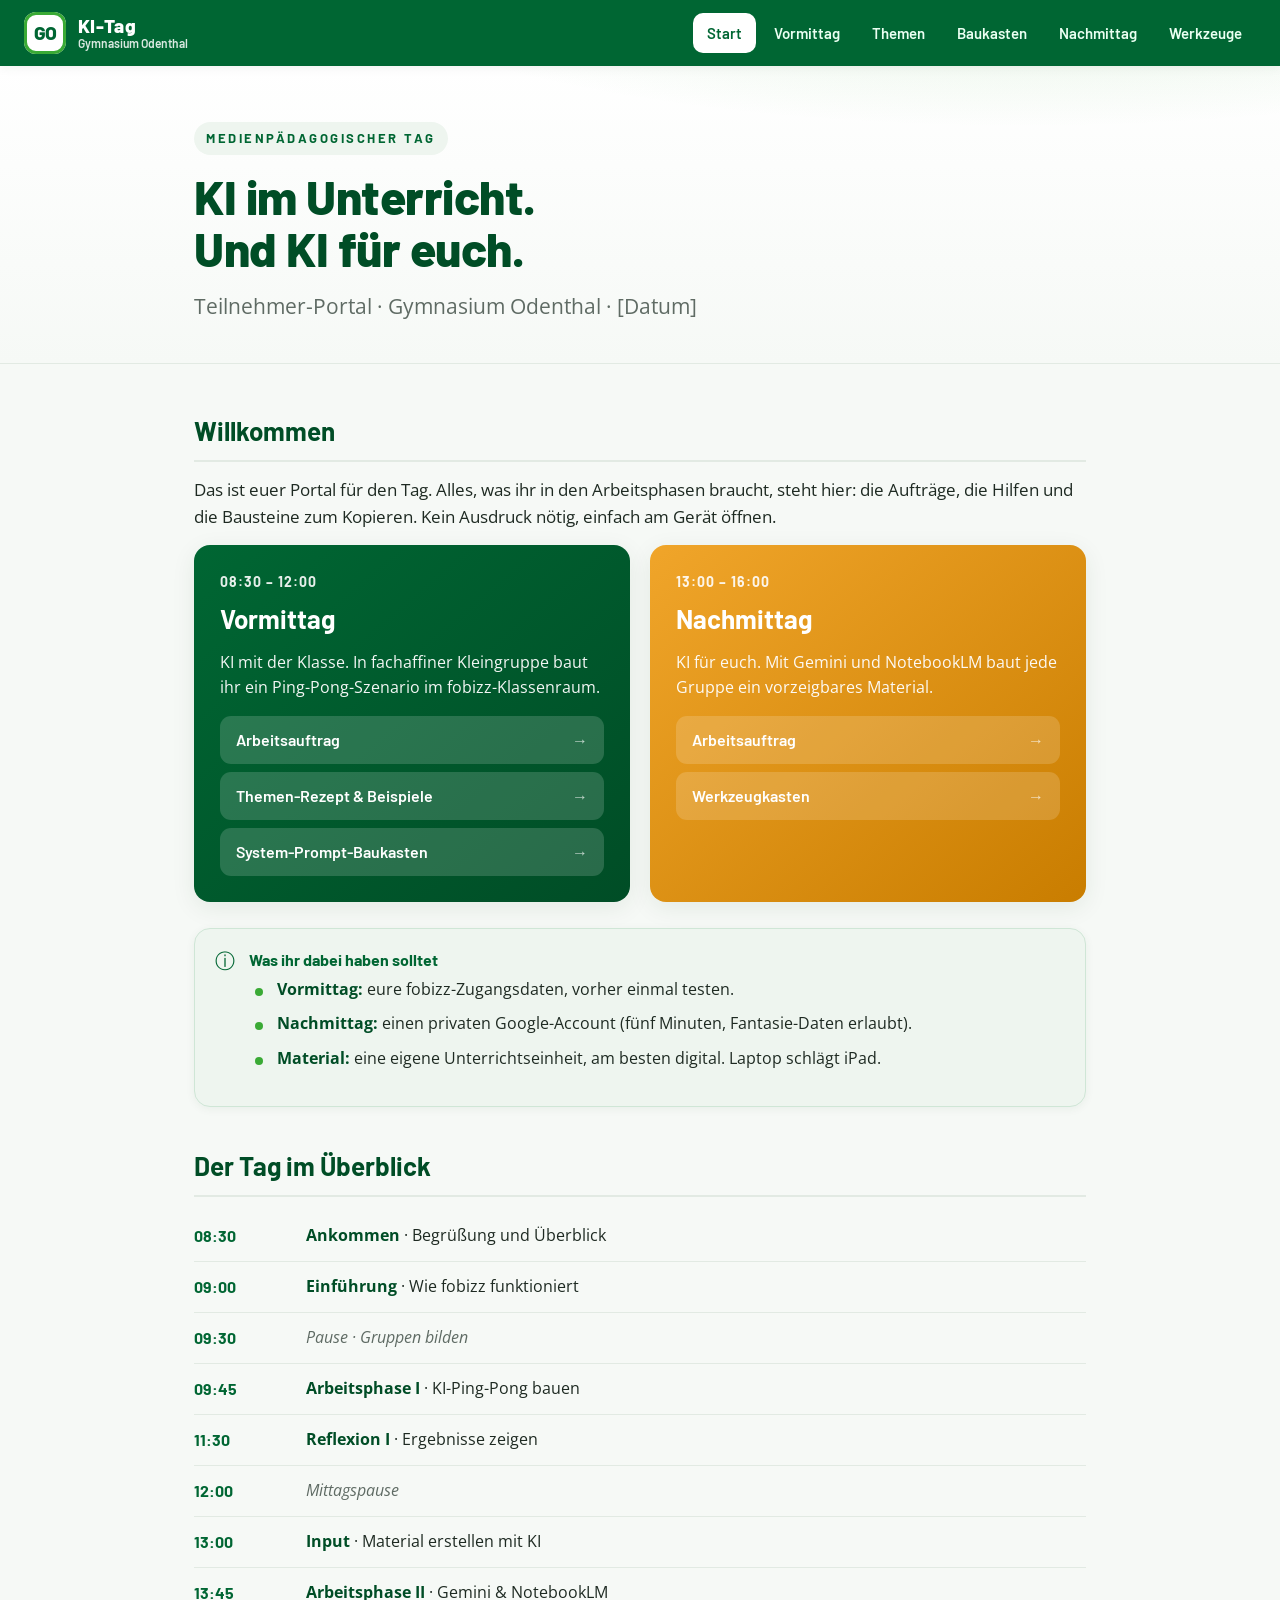
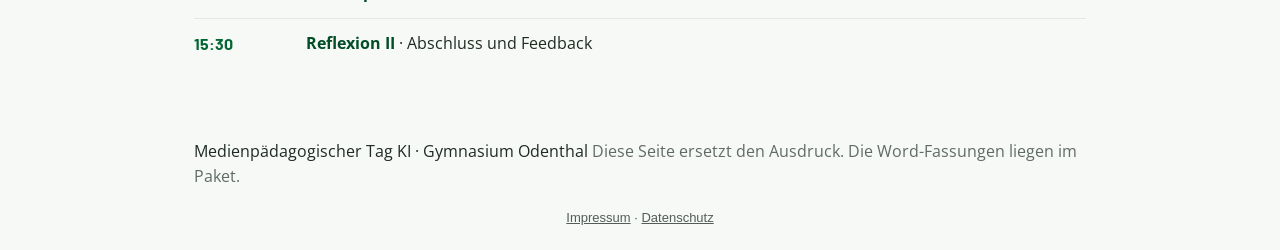
<file: index.html>
<!DOCTYPE html>
<html lang="de">
<head>
<meta charset="UTF-8">
<meta name="viewport" content="width=device-width, initial-scale=1.0">
<title>KI im Unterricht. Und KI für euch. · KI-Tag GO</title>
<link rel="preconnect" href="https://fonts.googleapis.com">
<link rel="preconnect" href="https://fonts.gstatic.com" crossorigin>
<link href="https://fonts.googleapis.com/css2?family=Barlow:wght@500;600;700;800&family=Open+Sans:wght@400;600;700&display=swap" rel="stylesheet">
<link rel="stylesheet" href="style.css">
</head>
<body class="">
<header class="topbar">
  <a class='brand' href='/'>
    <span class="mark">GO</span>
    <span class="brandtext"><b>KI-Tag</b><small>Gymnasium Odenthal</small></span>
  </a>
  <button class="burger" aria-label="Menü" data-burger><span></span><span></span><span></span></button>
  <nav class="mainnav" data-nav><a class='active' href='/'>Start</a><a class href='/vormittag-auftrag'>Vormittag</a><a class href='/vormittag-themen'>Themen</a><a class href='/vormittag-baukasten'>Baukasten</a><a class href='/nachmittag-auftrag'>Nachmittag</a><a class href='/nachmittag-werkzeugkasten'>Werkzeuge</a></nav>
</header>

<main>
  <section class="hero">
    <div class="wrap">
      <div class="kicker">Medienpädagogischer Tag</div>
      <h1>KI im Unterricht. Und KI für euch.</h1>
      <p class="lead">Teilnehmer-Portal · Gymnasium Odenthal · [Datum]</p>
    </div>
  </section>
  <div class="wrap content">
    
<h2>Willkommen</h2>
<p>Das ist euer Portal für den Tag. Alles, was ihr in den Arbeitsphasen braucht, steht hier: die Aufträge,
die Hilfen und die Bausteine zum Kopieren. Kein Ausdruck nötig, einfach am Gerät öffnen.</p>
<div class="overview">
  <div class="phasebox vm">
    <div class="ph-time">08:30 – 12:00</div>
    <h2>Vormittag</h2>
    <p>KI mit der Klasse. In fachaffiner Kleingruppe baut ihr ein Ping-Pong-Szenario im fobizz-Klassenraum.</p>
    <div class="links">
      <a href='/vormittag-auftrag'>Arbeitsauftrag <span>→</span></a>
      <a href='/vormittag-themen'>Themen-Rezept &amp; Beispiele <span>→</span></a>
      <a href='/vormittag-baukasten'>System-Prompt-Baukasten <span>→</span></a>
    </div>
  </div>
  <div class="phasebox nm">
    <div class="ph-time">13:00 – 16:00</div>
    <h2>Nachmittag</h2>
    <p>KI für euch. Mit Gemini und NotebookLM baut jede Gruppe ein vorzeigbares Material.</p>
    <div class="links">
      <a href='/nachmittag-auftrag'>Arbeitsauftrag <span>→</span></a>
      <a href='/nachmittag-werkzeugkasten'>Werkzeugkasten <span>→</span></a>
    </div>
  </div>
</div>
<div class="callout info">
      <div class="callout-icon">ⓘ</div>
      <div class="callout-body"><h4>Was ihr dabei haben solltet</h4><ul><li><b>Vormittag:</b> eure fobizz-Zugangsdaten, vorher einmal testen.</li><li><b>Nachmittag:</b> einen privaten Google-Account (fünf Minuten, Fantasie-Daten erlaubt).</li><li><b>Material:</b> eine eigene Unterrichtseinheit, am besten digital. Laptop schlägt iPad.</li></ul></div>
    </div>
<h2>Der Tag im Überblick</h2>
<div class="timeline"><div class="tl-row "><div class="tl-time">08:30</div><div class="tl-what"><b>Ankommen</b> · Begrüßung und Überblick</div></div><div class="tl-row "><div class="tl-time">09:00</div><div class="tl-what"><b>Einführung</b> · Wie fobizz funktioniert</div></div><div class="tl-row brk"><div class="tl-time">09:30</div><div class="tl-what">Pause · Gruppen bilden</div></div><div class="tl-row "><div class="tl-time">09:45</div><div class="tl-what"><b>Arbeitsphase I</b> · KI-Ping-Pong bauen</div></div><div class="tl-row "><div class="tl-time">11:30</div><div class="tl-what"><b>Reflexion I</b> · Ergebnisse zeigen</div></div><div class="tl-row brk"><div class="tl-time">12:00</div><div class="tl-what">Mittagspause</div></div><div class="tl-row "><div class="tl-time">13:00</div><div class="tl-what"><b>Input</b> · Material erstellen mit KI</div></div><div class="tl-row "><div class="tl-time">13:45</div><div class="tl-what"><b>Arbeitsphase II</b> · Gemini &amp; NotebookLM</div></div><div class="tl-row "><div class="tl-time">15:30</div><div class="tl-what"><b>Reflexion II</b> · Abschluss und Feedback</div></div></div>

  </div>
</main>

<footer>
  <div class="wrap">
    <span>Medienpädagogischer Tag KI · Gymnasium Odenthal</span>
    <span class="muted">Diese Seite ersetzt den Ausdruck. Die Word-Fassungen liegen im Paket.</span>
  </div>
</footer>
<script src="app.js"></script>
<!-- rechtliches --><style>.erik-recht{font:13px/1.5 -apple-system,BlinkMacSystemFont,"Segoe UI",Roboto,sans-serif;text-align:center;padding:18px 12px 22px;opacity:.75}.erik-recht a{color:inherit}@media print{.erik-recht{display:none}}</style><footer class="erik-recht"><a href="https://dm-pkg.de/impressum.html">Impressum</a> · <a href="https://dm-pkg.de/datenschutz.html">Datenschutz</a></footer><!-- /rechtliches --></body>
</html>
</file>
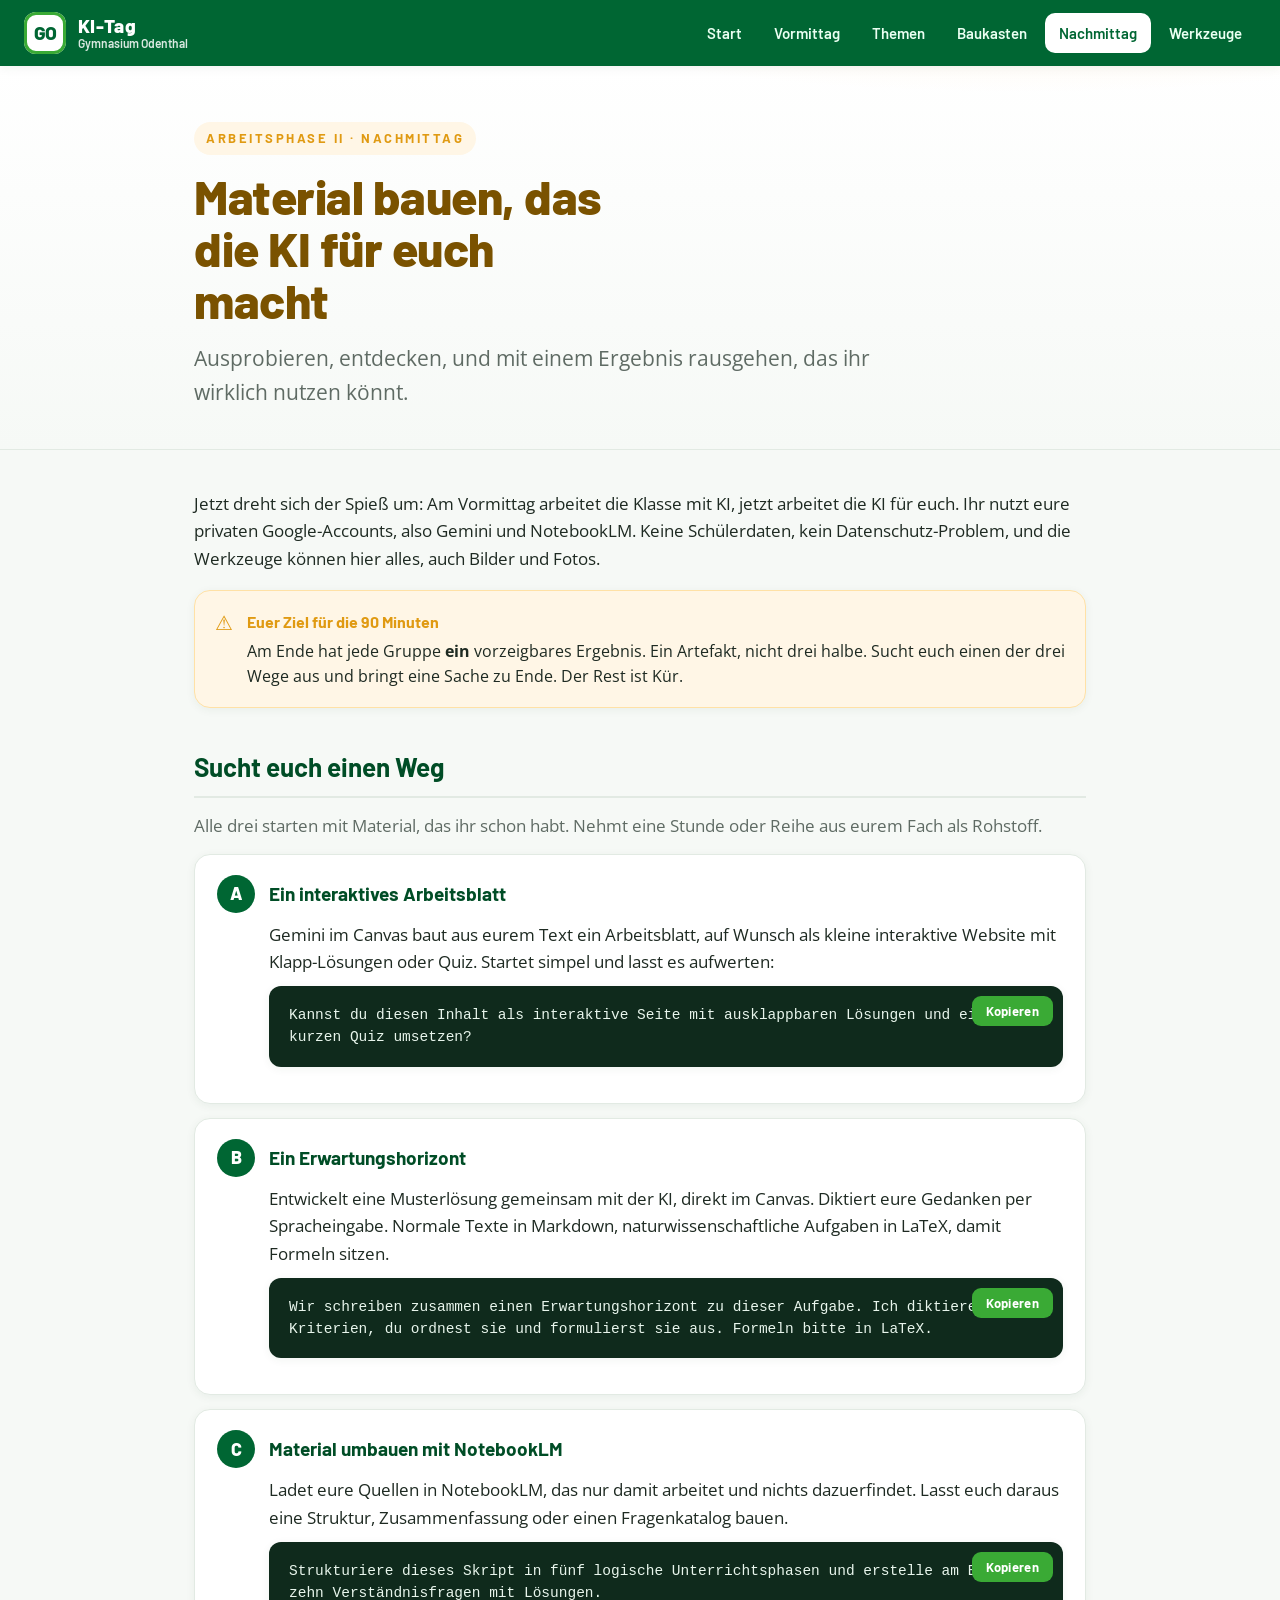
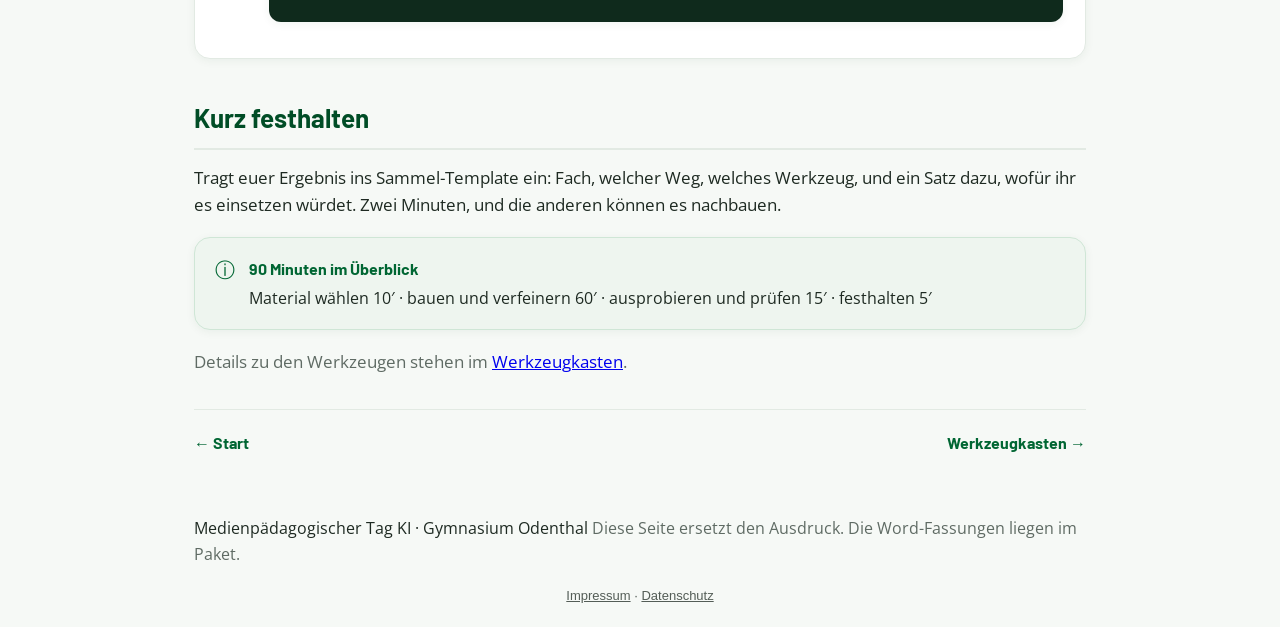
<file: nachmittag-auftrag.html>
<!DOCTYPE html>
<html lang="de">
<head>
<meta charset="UTF-8">
<meta name="viewport" content="width=device-width, initial-scale=1.0">
<title>Material bauen, das die KI für euch macht · KI-Tag GO</title>
<link rel="preconnect" href="https://fonts.googleapis.com">
<link rel="preconnect" href="https://fonts.gstatic.com" crossorigin>
<link href="https://fonts.googleapis.com/css2?family=Barlow:wght@500;600;700;800&family=Open+Sans:wght@400;600;700&display=swap" rel="stylesheet">
<link rel="stylesheet" href="style.css">
</head>
<body class=" phase-nachmittag">
<header class="topbar">
  <a class='brand' href='/'>
    <span class="mark">GO</span>
    <span class="brandtext"><b>KI-Tag</b><small>Gymnasium Odenthal</small></span>
  </a>
  <button class="burger" aria-label="Menü" data-burger><span></span><span></span><span></span></button>
  <nav class="mainnav" data-nav><a class href='/'>Start</a><a class href='/vormittag-auftrag'>Vormittag</a><a class href='/vormittag-themen'>Themen</a><a class href='/vormittag-baukasten'>Baukasten</a><a class='active' href='/nachmittag-auftrag'>Nachmittag</a><a class href='/nachmittag-werkzeugkasten'>Werkzeuge</a></nav>
</header>

<main>
  <section class="hero">
    <div class="wrap">
      <div class="kicker">Arbeitsphase II · Nachmittag</div>
      <h1>Material bauen, das die KI für euch macht</h1>
      <p class="lead">Ausprobieren, entdecken, und mit einem Ergebnis rausgehen, das ihr wirklich nutzen könnt.</p>
    </div>
  </section>
  <div class="wrap content">
    
<p>Jetzt dreht sich der Spieß um: Am Vormittag arbeitet die Klasse mit KI, jetzt arbeitet die KI für euch. Ihr nutzt
eure privaten Google-Accounts, also Gemini und NotebookLM. Keine Schülerdaten, kein Datenschutz-Problem, und die
Werkzeuge können hier alles, auch Bilder und Fotos.</p>

<div class="callout warn">
      <div class="callout-icon">⚠</div>
      <div class="callout-body"><h4>Euer Ziel für die 90 Minuten</h4><p>Am Ende hat jede Gruppe <b>ein</b> vorzeigbares Ergebnis. Ein Artefakt, nicht drei halbe. Sucht euch einen der drei Wege aus und bringt eine Sache zu Ende. Der Rest ist Kür.</p></div>
    </div>

<h2>Sucht euch einen Weg</h2>
<p class="muted">Alle drei starten mit Material, das ihr schon habt. Nehmt eine Stunde oder Reihe aus eurem Fach als Rohstoff.</p>

<ol class="steps">
<li>
          <div class="step-head"><span class="step-num">A</span>
            <h3>Ein interaktives Arbeitsblatt</h3></div>
          <div class="step-body"><p>Gemini im Canvas baut aus eurem Text ein Arbeitsblatt, auf Wunsch als kleine interaktive Website mit Klapp-Lösungen oder Quiz. Startet simpel und lasst es aufwerten:</p><div class="codewrap">
      <button class="copybtn" type="button" data-copy>Kopieren</button>
      <pre><code>Kannst du diesen Inhalt als interaktive Seite mit ausklappbaren Lösungen und einem kurzen Quiz umsetzen?</code></pre>
    </div></div>
        </li>
<li>
          <div class="step-head"><span class="step-num">B</span>
            <h3>Ein Erwartungshorizont</h3></div>
          <div class="step-body"><p>Entwickelt eine Musterlösung gemeinsam mit der KI, direkt im Canvas. Diktiert eure Gedanken per Spracheingabe. Normale Texte in Markdown, naturwissenschaftliche Aufgaben in LaTeX, damit Formeln sitzen.</p><div class="codewrap">
      <button class="copybtn" type="button" data-copy>Kopieren</button>
      <pre><code>Wir schreiben zusammen einen Erwartungshorizont zu dieser Aufgabe. Ich diktiere die Kriterien, du ordnest sie und formulierst sie aus. Formeln bitte in LaTeX.</code></pre>
    </div></div>
        </li>
<li>
          <div class="step-head"><span class="step-num">C</span>
            <h3>Material umbauen mit NotebookLM</h3></div>
          <div class="step-body"><p>Ladet eure Quellen in NotebookLM, das nur damit arbeitet und nichts dazuerfindet. Lasst euch daraus eine Struktur, Zusammenfassung oder einen Fragenkatalog bauen.</p><div class="codewrap">
      <button class="copybtn" type="button" data-copy>Kopieren</button>
      <pre><code>Strukturiere dieses Skript in fünf logische Unterrichtsphasen und erstelle am Ende zehn Verständnisfragen mit Lösungen.</code></pre>
    </div></div>
        </li>
</ol>

<h2>Kurz festhalten</h2>
<p>Tragt euer Ergebnis ins Sammel-Template ein: Fach, welcher Weg, welches Werkzeug, und ein Satz dazu, wofür ihr
es einsetzen würdet. Zwei Minuten, und die anderen können es nachbauen.</p>

<div class="callout info">
      <div class="callout-icon">ⓘ</div>
      <div class="callout-body"><h4>90 Minuten im Überblick</h4><p>Material wählen 10′ · bauen und verfeinern 60′ · ausprobieren und prüfen 15′ · festhalten 5′</p></div>
    </div>
<p class="muted">Details zu den Werkzeugen stehen im <a href='/nachmittag-werkzeugkasten'>Werkzeugkasten</a>.</p>

<div class="nextrow"><a href='/'>← Start</a><a href='/nachmittag-werkzeugkasten'>Werkzeugkasten →</a></div>

  </div>
</main>

<footer>
  <div class="wrap">
    <span>Medienpädagogischer Tag KI · Gymnasium Odenthal</span>
    <span class="muted">Diese Seite ersetzt den Ausdruck. Die Word-Fassungen liegen im Paket.</span>
  </div>
</footer>
<script src="app.js"></script>
<!-- rechtliches --><style>.erik-recht{font:13px/1.5 -apple-system,BlinkMacSystemFont,"Segoe UI",Roboto,sans-serif;text-align:center;padding:18px 12px 22px;opacity:.75}.erik-recht a{color:inherit}@media print{.erik-recht{display:none}}</style><footer class="erik-recht"><a href="https://dm-pkg.de/impressum.html">Impressum</a> · <a href="https://dm-pkg.de/datenschutz.html">Datenschutz</a></footer><!-- /rechtliches --></body>
</html>
</file>
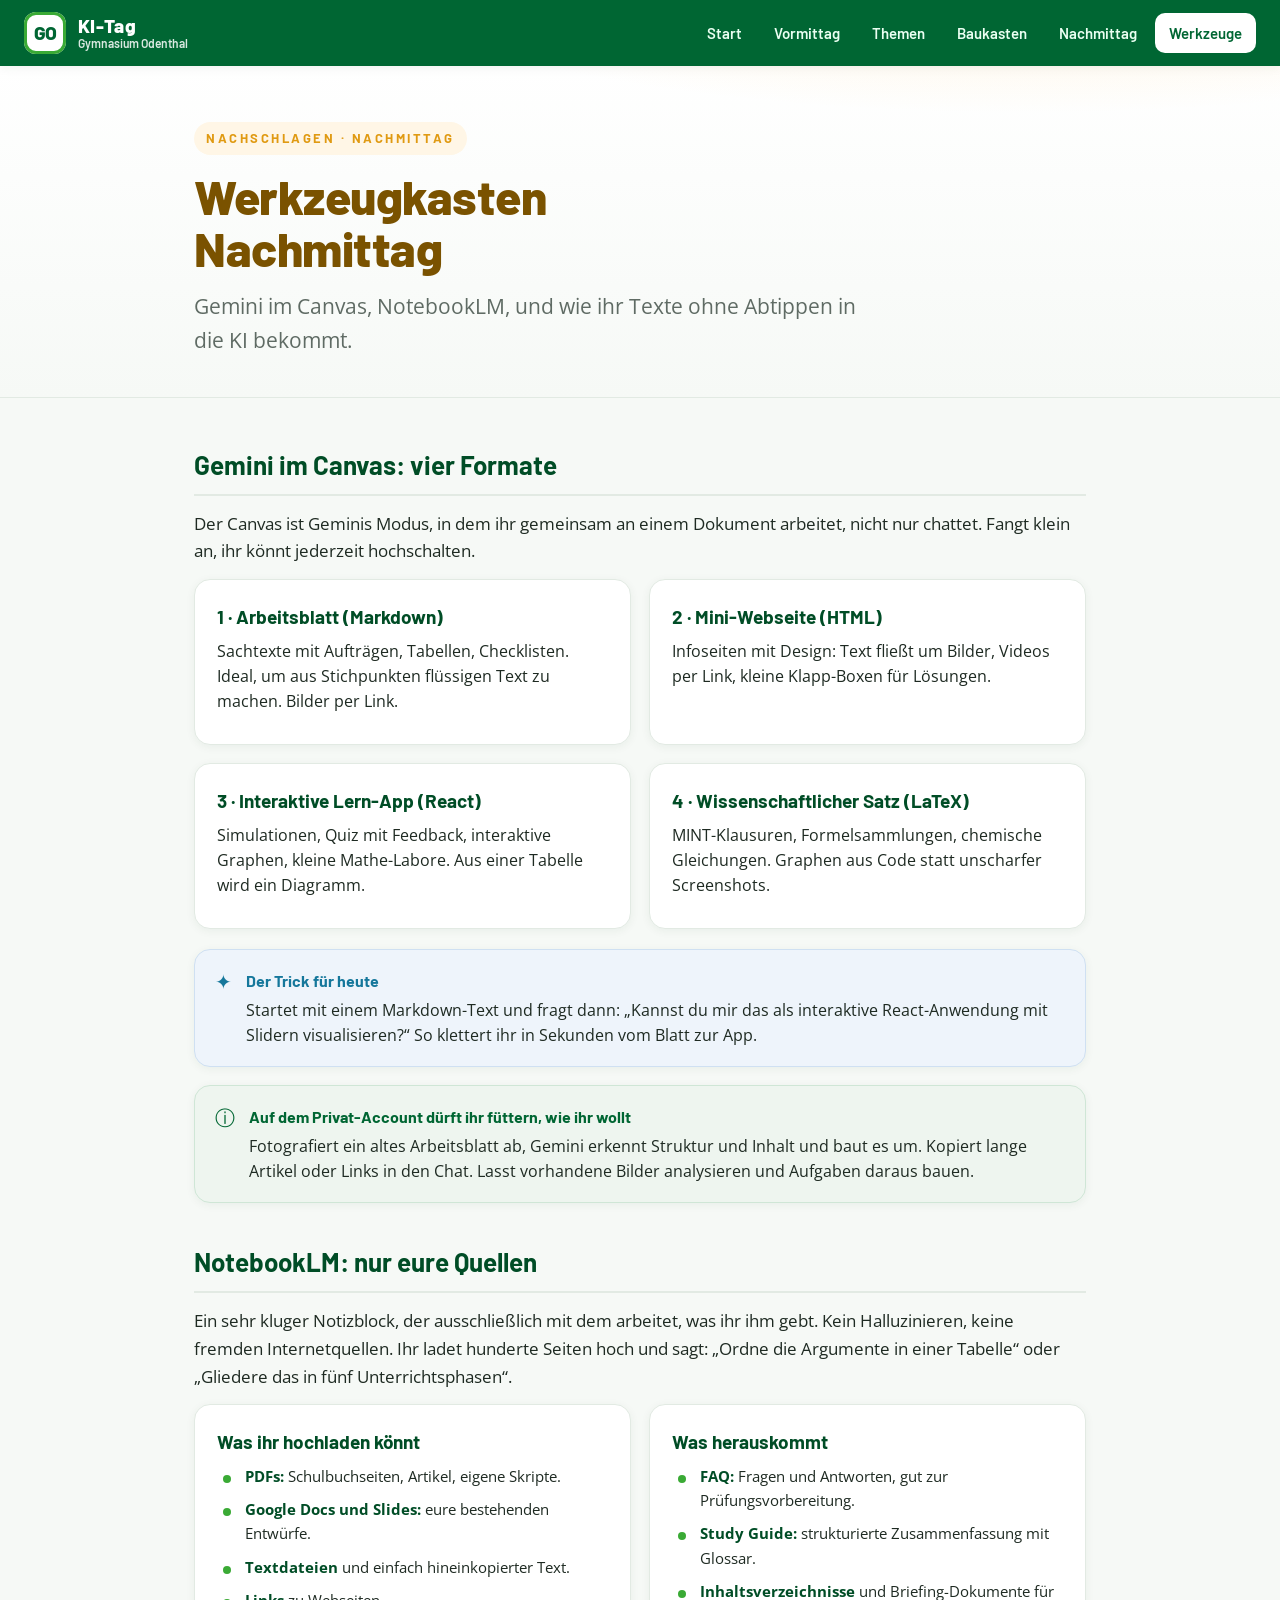
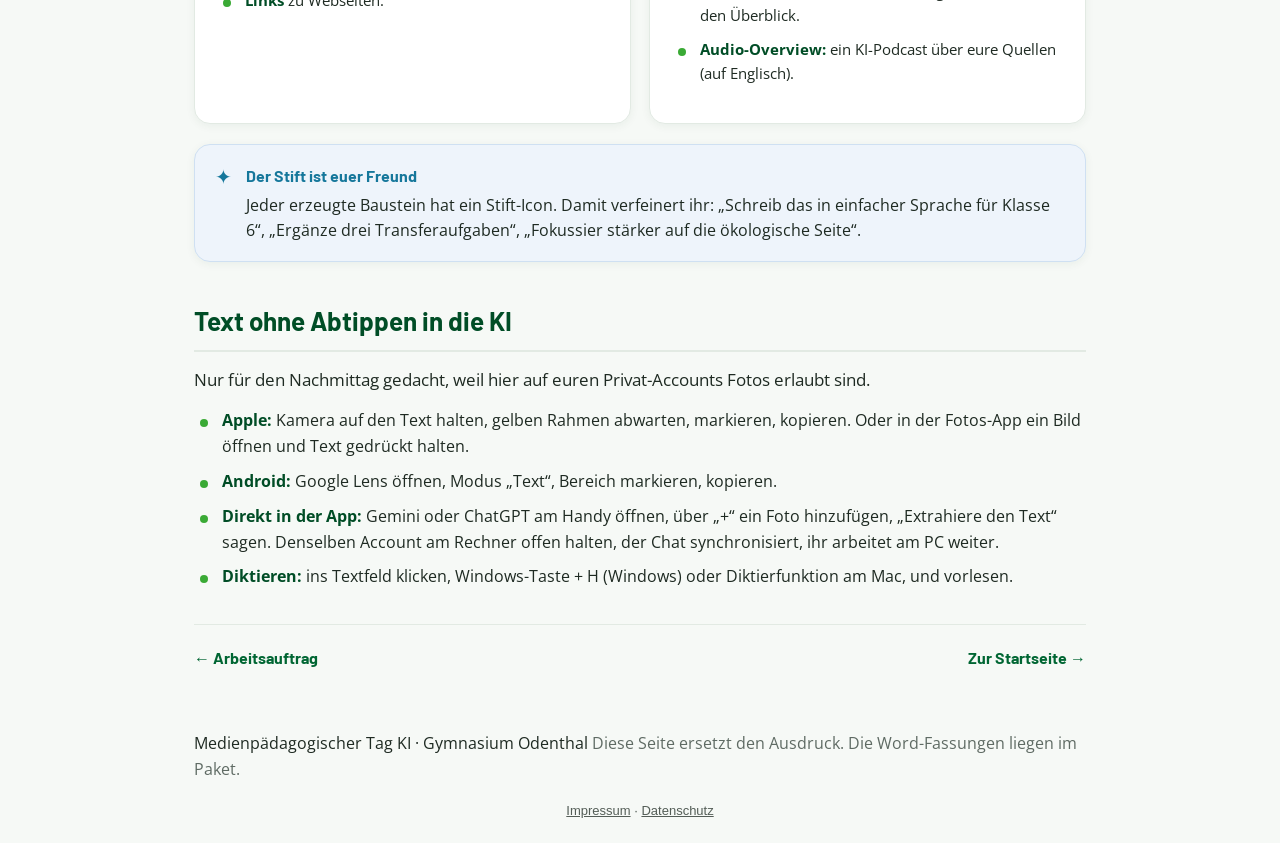
<file: nachmittag-werkzeugkasten.html>
<!DOCTYPE html>
<html lang="de">
<head>
<meta charset="UTF-8">
<meta name="viewport" content="width=device-width, initial-scale=1.0">
<title>Werkzeugkasten Nachmittag · KI-Tag GO</title>
<link rel="preconnect" href="https://fonts.googleapis.com">
<link rel="preconnect" href="https://fonts.gstatic.com" crossorigin>
<link href="https://fonts.googleapis.com/css2?family=Barlow:wght@500;600;700;800&family=Open+Sans:wght@400;600;700&display=swap" rel="stylesheet">
<link rel="stylesheet" href="style.css">
</head>
<body class=" phase-nachmittag">
<header class="topbar">
  <a class='brand' href='/'>
    <span class="mark">GO</span>
    <span class="brandtext"><b>KI-Tag</b><small>Gymnasium Odenthal</small></span>
  </a>
  <button class="burger" aria-label="Menü" data-burger><span></span><span></span><span></span></button>
  <nav class="mainnav" data-nav><a class href='/'>Start</a><a class href='/vormittag-auftrag'>Vormittag</a><a class href='/vormittag-themen'>Themen</a><a class href='/vormittag-baukasten'>Baukasten</a><a class href='/nachmittag-auftrag'>Nachmittag</a><a class='active' href='/nachmittag-werkzeugkasten'>Werkzeuge</a></nav>
</header>

<main>
  <section class="hero">
    <div class="wrap">
      <div class="kicker">Nachschlagen · Nachmittag</div>
      <h1>Werkzeugkasten Nachmittag</h1>
      <p class="lead">Gemini im Canvas, NotebookLM, und wie ihr Texte ohne Abtippen in die KI bekommt.</p>
    </div>
  </section>
  <div class="wrap content">
    
<h2>Gemini im Canvas: vier Formate</h2>
<p>Der Canvas ist Geminis Modus, in dem ihr gemeinsam an einem Dokument arbeitet, nicht nur chattet. Fangt klein
an, ihr könnt jederzeit hochschalten.</p>
<div class="grid cols-2"><div class="card"><h3>1 · Arbeitsblatt (Markdown)</h3><div><p>Sachtexte mit Aufträgen, Tabellen, Checklisten. Ideal, um aus Stichpunkten flüssigen Text zu machen. Bilder per Link.</p></div></div><div class="card"><h3>2 · Mini-Webseite (HTML)</h3><div><p>Infoseiten mit Design: Text fließt um Bilder, Videos per Link, kleine Klapp-Boxen für Lösungen.</p></div></div><div class="card"><h3>3 · Interaktive Lern-App (React)</h3><div><p>Simulationen, Quiz mit Feedback, interaktive Graphen, kleine Mathe-Labore. Aus einer Tabelle wird ein Diagramm.</p></div></div><div class="card"><h3>4 · Wissenschaftlicher Satz (LaTeX)</h3><div><p>MINT-Klausuren, Formelsammlungen, chemische Gleichungen. Graphen aus Code statt unscharfer Screenshots.</p></div></div></div>
<div class="callout tip">
      <div class="callout-icon">✦</div>
      <div class="callout-body"><h4>Der Trick für heute</h4><p>Startet mit einem Markdown-Text und fragt dann: „Kannst du mir das als interaktive React-Anwendung mit Slidern visualisieren?“ So klettert ihr in Sekunden vom Blatt zur App.</p></div>
    </div>
<div class="callout info">
      <div class="callout-icon">ⓘ</div>
      <div class="callout-body"><h4>Auf dem Privat-Account dürft ihr füttern, wie ihr wollt</h4><p>Fotografiert ein altes Arbeitsblatt ab, Gemini erkennt Struktur und Inhalt und baut es um. Kopiert lange Artikel oder Links in den Chat. Lasst vorhandene Bilder analysieren und Aufgaben daraus bauen.</p></div>
    </div>

<h2>NotebookLM: nur eure Quellen</h2>
<p>Ein sehr kluger Notizblock, der ausschließlich mit dem arbeitet, was ihr ihm gebt. Kein Halluzinieren, keine
fremden Internetquellen. Ihr ladet hunderte Seiten hoch und sagt: „Ordne die Argumente in einer Tabelle“ oder
„Gliedere das in fünf Unterrichtsphasen“.</p>
<div class="grid cols-2"><div class="card"><h3>Was ihr hochladen könnt</h3><div><ul><li><b>PDFs:</b> Schulbuchseiten, Artikel, eigene Skripte.</li><li><b>Google Docs und Slides:</b> eure bestehenden Entwürfe.</li><li><b>Textdateien</b> und einfach hineinkopierter Text.</li><li><b>Links</b> zu Webseiten.</li></ul></div></div><div class="card"><h3>Was herauskommt</h3><div><ul><li><b>FAQ:</b> Fragen und Antworten, gut zur Prüfungsvorbereitung.</li><li><b>Study Guide:</b> strukturierte Zusammenfassung mit Glossar.</li><li><b>Inhaltsverzeichnisse</b> und Briefing-Dokumente für den Überblick.</li><li><b>Audio-Overview:</b> ein KI-Podcast über eure Quellen (auf Englisch).</li></ul></div></div></div>
<div class="callout tip">
      <div class="callout-icon">✦</div>
      <div class="callout-body"><h4>Der Stift ist euer Freund</h4><p>Jeder erzeugte Baustein hat ein Stift-Icon. Damit verfeinert ihr: „Schreib das in einfacher Sprache für Klasse 6“, „Ergänze drei Transferaufgaben“, „Fokussier stärker auf die ökologische Seite“.</p></div>
    </div>

<h2>Text ohne Abtippen in die KI</h2>
<p>Nur für den Nachmittag gedacht, weil hier auf euren Privat-Accounts Fotos erlaubt sind.</p>
<ul>
  <li><b>Apple:</b> Kamera auf den Text halten, gelben Rahmen abwarten, markieren, kopieren. Oder in der Fotos-App ein Bild öffnen und Text gedrückt halten.</li>
  <li><b>Android:</b> Google Lens öffnen, Modus „Text“, Bereich markieren, kopieren.</li>
  <li><b>Direkt in der App:</b> Gemini oder ChatGPT am Handy öffnen, über „+“ ein Foto hinzufügen, „Extrahiere den Text“ sagen. Denselben Account am Rechner offen halten, der Chat synchronisiert, ihr arbeitet am PC weiter.</li>
  <li><b>Diktieren:</b> ins Textfeld klicken, Windows-Taste + H (Windows) oder Diktierfunktion am Mac, und vorlesen.</li>
</ul>

<div class="nextrow"><a href='/nachmittag-auftrag'>← Arbeitsauftrag</a><a href='/'>Zur Startseite →</a></div>

  </div>
</main>

<footer>
  <div class="wrap">
    <span>Medienpädagogischer Tag KI · Gymnasium Odenthal</span>
    <span class="muted">Diese Seite ersetzt den Ausdruck. Die Word-Fassungen liegen im Paket.</span>
  </div>
</footer>
<script src="app.js"></script>
<!-- rechtliches --><style>.erik-recht{font:13px/1.5 -apple-system,BlinkMacSystemFont,"Segoe UI",Roboto,sans-serif;text-align:center;padding:18px 12px 22px;opacity:.75}.erik-recht a{color:inherit}@media print{.erik-recht{display:none}}</style><footer class="erik-recht"><a href="https://dm-pkg.de/impressum.html">Impressum</a> · <a href="https://dm-pkg.de/datenschutz.html">Datenschutz</a></footer><!-- /rechtliches --></body>
</html>
</file>
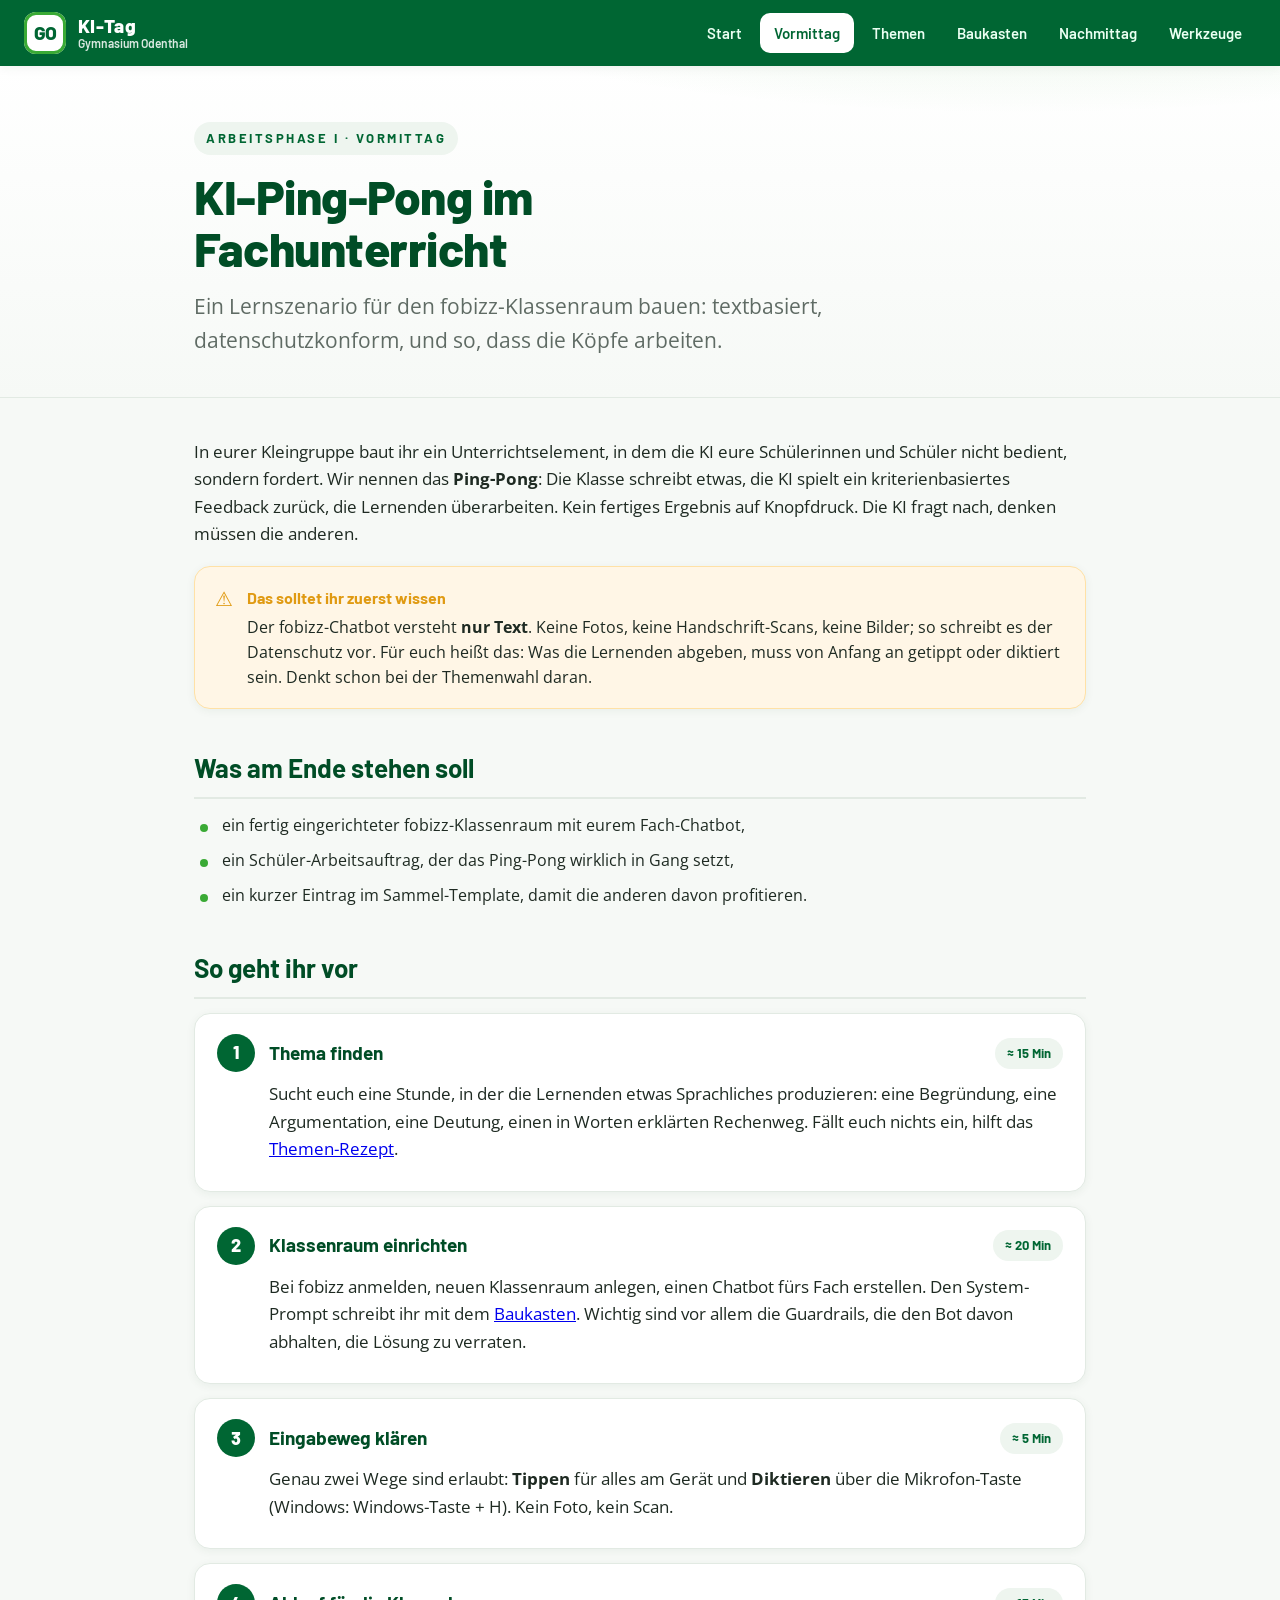
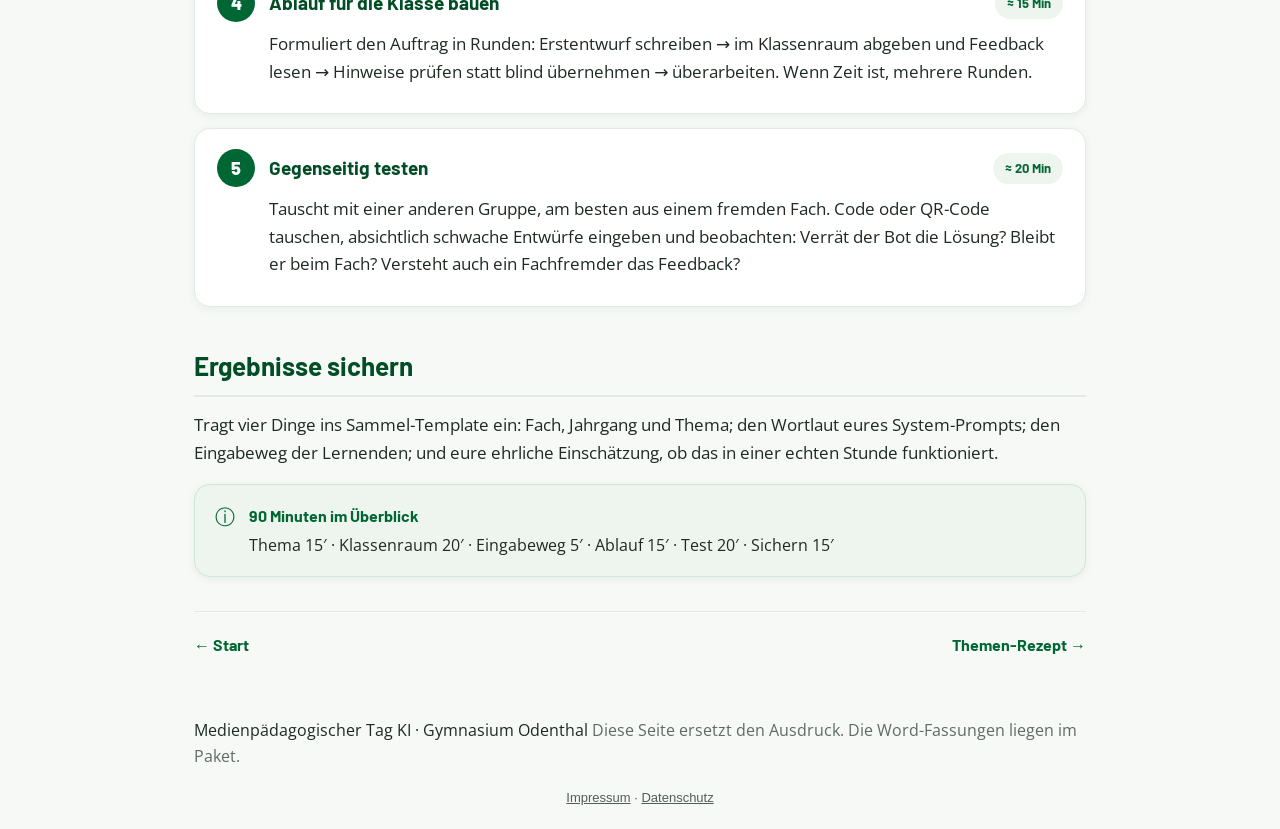
<file: vormittag-auftrag.html>
<!DOCTYPE html>
<html lang="de">
<head>
<meta charset="UTF-8">
<meta name="viewport" content="width=device-width, initial-scale=1.0">
<title>KI-Ping-Pong im Fachunterricht · KI-Tag GO</title>
<link rel="preconnect" href="https://fonts.googleapis.com">
<link rel="preconnect" href="https://fonts.gstatic.com" crossorigin>
<link href="https://fonts.googleapis.com/css2?family=Barlow:wght@500;600;700;800&family=Open+Sans:wght@400;600;700&display=swap" rel="stylesheet">
<link rel="stylesheet" href="style.css">
</head>
<body class=" phase-vormittag">
<header class="topbar">
  <a class='brand' href='/'>
    <span class="mark">GO</span>
    <span class="brandtext"><b>KI-Tag</b><small>Gymnasium Odenthal</small></span>
  </a>
  <button class="burger" aria-label="Menü" data-burger><span></span><span></span><span></span></button>
  <nav class="mainnav" data-nav><a class href='/'>Start</a><a class='active' href='/vormittag-auftrag'>Vormittag</a><a class href='/vormittag-themen'>Themen</a><a class href='/vormittag-baukasten'>Baukasten</a><a class href='/nachmittag-auftrag'>Nachmittag</a><a class href='/nachmittag-werkzeugkasten'>Werkzeuge</a></nav>
</header>

<main>
  <section class="hero">
    <div class="wrap">
      <div class="kicker">Arbeitsphase I · Vormittag</div>
      <h1>KI-Ping-Pong im Fachunterricht</h1>
      <p class="lead">Ein Lernszenario für den fobizz-Klassenraum bauen: textbasiert, datenschutzkonform, und so, dass die Köpfe arbeiten.</p>
    </div>
  </section>
  <div class="wrap content">
    
<p>In eurer Kleingruppe baut ihr ein Unterrichtselement, in dem die KI eure Schülerinnen und Schüler nicht
bedient, sondern fordert. Wir nennen das <b>Ping-Pong</b>: Die Klasse schreibt etwas, die KI spielt ein
kriterienbasiertes Feedback zurück, die Lernenden überarbeiten. Kein fertiges Ergebnis auf Knopfdruck. Die KI
fragt nach, denken müssen die anderen.</p>

<div class="callout warn">
      <div class="callout-icon">⚠</div>
      <div class="callout-body"><h4>Das solltet ihr zuerst wissen</h4><p>Der fobizz-Chatbot versteht <b>nur Text</b>. Keine Fotos, keine Handschrift-Scans, keine Bilder; so schreibt es der Datenschutz vor. Für euch heißt das: Was die Lernenden abgeben, muss von Anfang an getippt oder diktiert sein. Denkt schon bei der Themenwahl daran.</p></div>
    </div>

<h2>Was am Ende stehen soll</h2>
<ul>
  <li>ein fertig eingerichteter fobizz-Klassenraum mit eurem Fach-Chatbot,</li>
  <li>ein Schüler-Arbeitsauftrag, der das Ping-Pong wirklich in Gang setzt,</li>
  <li>ein kurzer Eintrag im Sammel-Template, damit die anderen davon profitieren.</li>
</ul>

<h2>So geht ihr vor</h2>
<ol class="steps">
<li>
          <div class="step-head"><span class="step-num">1</span>
            <h3>Thema finden</h3><span class="time">≈ 15 Min</span></div>
          <div class="step-body"><p>Sucht euch eine Stunde, in der die Lernenden etwas Sprachliches produzieren: eine Begründung, eine Argumentation, eine Deutung, einen in Worten erklärten Rechenweg. Fällt euch nichts ein, hilft das <a href='/vormittag-themen'>Themen-Rezept</a>.</p></div>
        </li>
<li>
          <div class="step-head"><span class="step-num">2</span>
            <h3>Klassenraum einrichten</h3><span class="time">≈ 20 Min</span></div>
          <div class="step-body"><p>Bei fobizz anmelden, neuen Klassenraum anlegen, einen Chatbot fürs Fach erstellen. Den System-Prompt schreibt ihr mit dem <a href='/vormittag-baukasten'>Baukasten</a>. Wichtig sind vor allem die Guardrails, die den Bot davon abhalten, die Lösung zu verraten.</p></div>
        </li>
<li>
          <div class="step-head"><span class="step-num">3</span>
            <h3>Eingabeweg klären</h3><span class="time">≈ 5 Min</span></div>
          <div class="step-body"><p>Genau zwei Wege sind erlaubt: <b>Tippen</b> für alles am Gerät und <b>Diktieren</b> über die Mikrofon-Taste (Windows: Windows-Taste + H). Kein Foto, kein Scan.</p></div>
        </li>
<li>
          <div class="step-head"><span class="step-num">4</span>
            <h3>Ablauf für die Klasse bauen</h3><span class="time">≈ 15 Min</span></div>
          <div class="step-body"><p>Formuliert den Auftrag in Runden: Erstentwurf schreiben → im Klassenraum abgeben und Feedback lesen → Hinweise prüfen statt blind übernehmen → überarbeiten. Wenn Zeit ist, mehrere Runden.</p></div>
        </li>
<li>
          <div class="step-head"><span class="step-num">5</span>
            <h3>Gegenseitig testen</h3><span class="time">≈ 20 Min</span></div>
          <div class="step-body"><p>Tauscht mit einer anderen Gruppe, am besten aus einem fremden Fach. Code oder QR-Code tauschen, absichtlich schwache Entwürfe eingeben und beobachten: Verrät der Bot die Lösung? Bleibt er beim Fach? Versteht auch ein Fachfremder das Feedback?</p></div>
        </li>
</ol>

<h2>Ergebnisse sichern</h2>
<p>Tragt vier Dinge ins Sammel-Template ein: Fach, Jahrgang und Thema; den Wortlaut eures System-Prompts; den
Eingabeweg der Lernenden; und eure ehrliche Einschätzung, ob das in einer echten Stunde funktioniert.</p>

<div class="callout info">
      <div class="callout-icon">ⓘ</div>
      <div class="callout-body"><h4>90 Minuten im Überblick</h4><p>Thema 15′ · Klassenraum 20′ · Eingabeweg 5′ · Ablauf 15′ · Test 20′ · Sichern 15′</p></div>
    </div>

<div class="nextrow"><a href='/'>← Start</a><a href='/vormittag-themen'>Themen-Rezept →</a></div>

  </div>
</main>

<footer>
  <div class="wrap">
    <span>Medienpädagogischer Tag KI · Gymnasium Odenthal</span>
    <span class="muted">Diese Seite ersetzt den Ausdruck. Die Word-Fassungen liegen im Paket.</span>
  </div>
</footer>
<script src="app.js"></script>
<!-- rechtliches --><style>.erik-recht{font:13px/1.5 -apple-system,BlinkMacSystemFont,"Segoe UI",Roboto,sans-serif;text-align:center;padding:18px 12px 22px;opacity:.75}.erik-recht a{color:inherit}@media print{.erik-recht{display:none}}</style><footer class="erik-recht"><a href="https://dm-pkg.de/impressum.html">Impressum</a> · <a href="https://dm-pkg.de/datenschutz.html">Datenschutz</a></footer><!-- /rechtliches --></body>
</html>
</file>
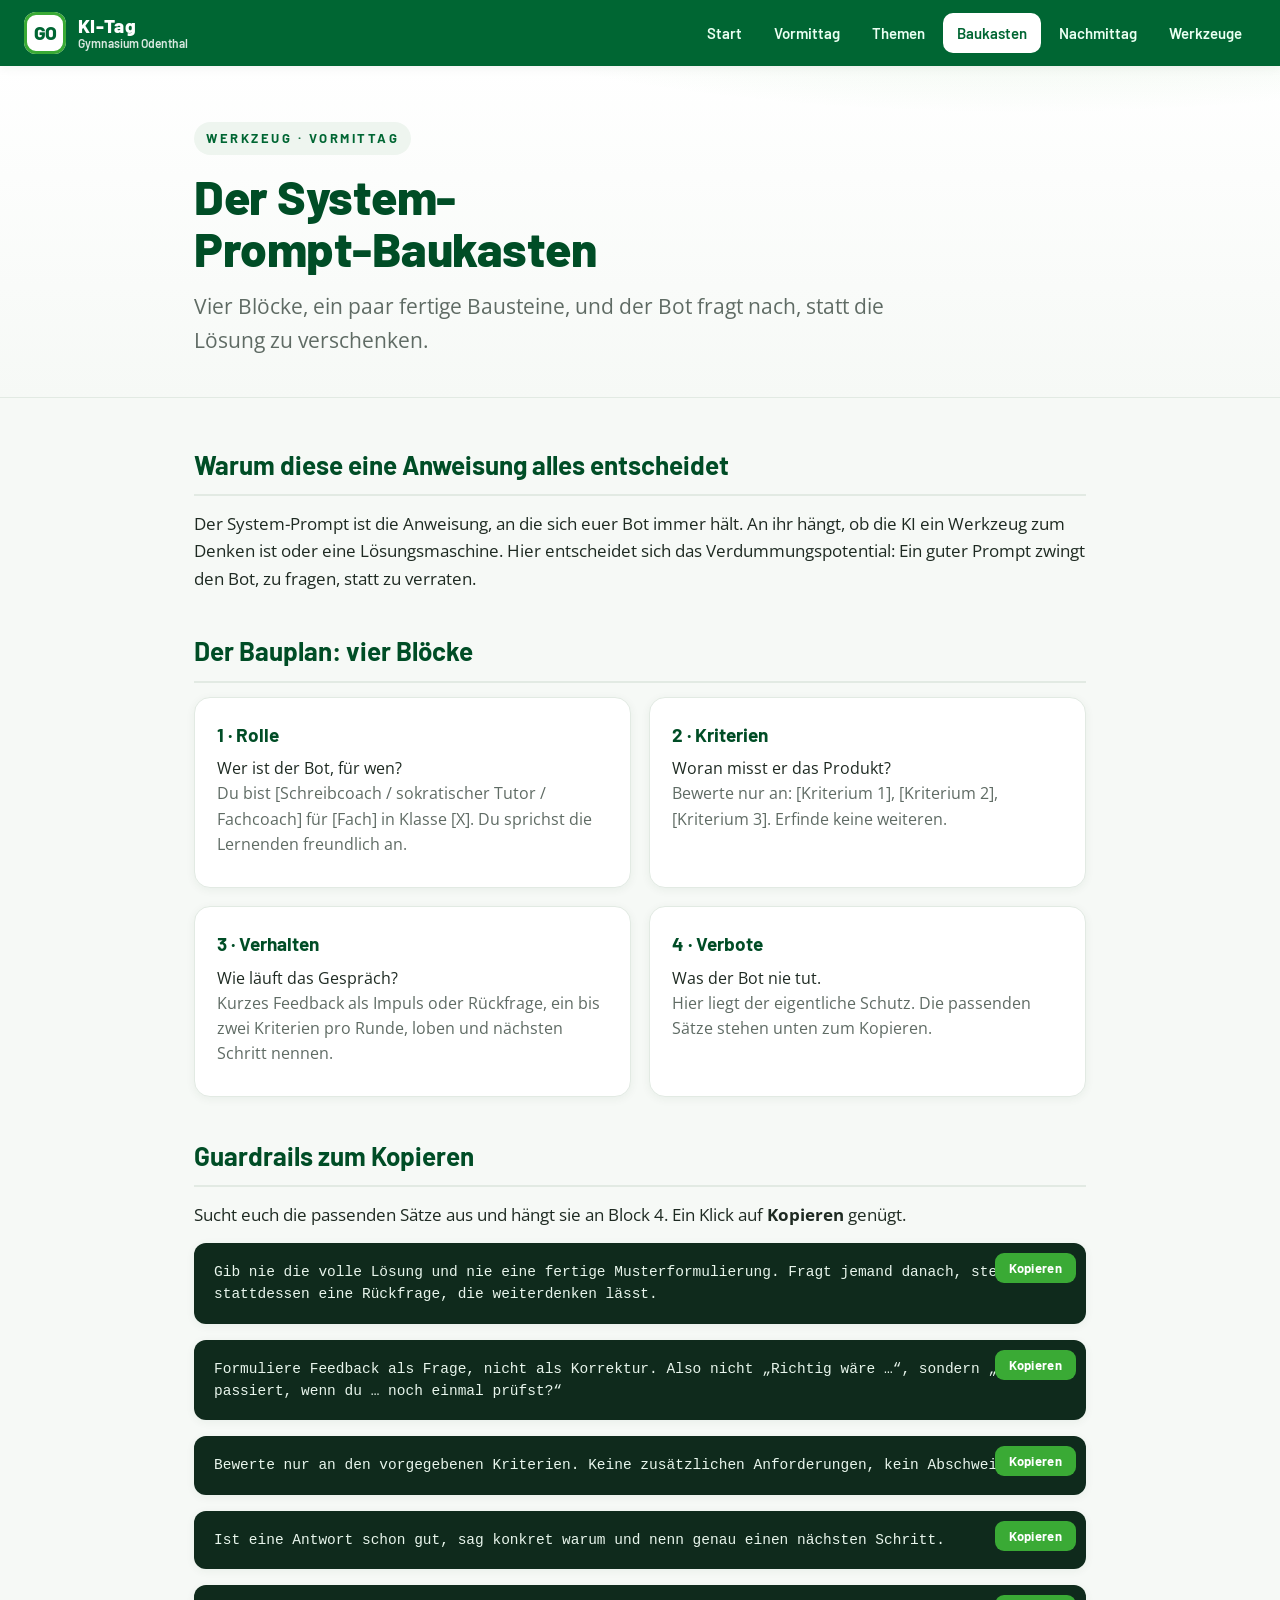
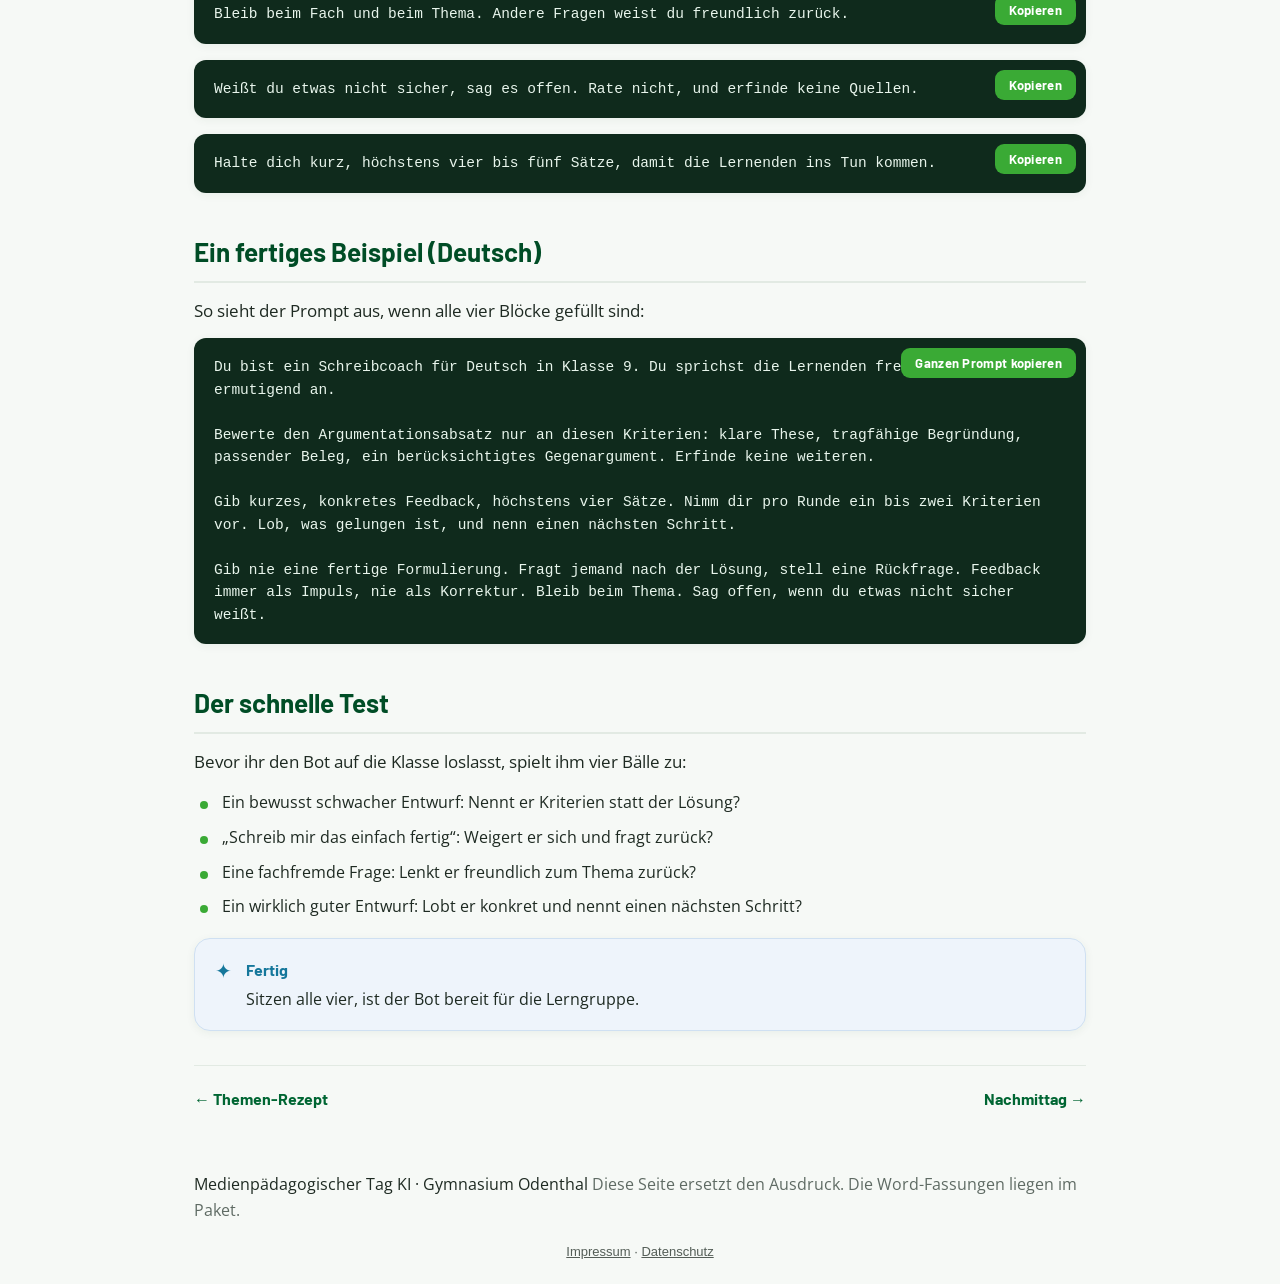
<file: vormittag-baukasten.html>
<!DOCTYPE html>
<html lang="de">
<head>
<meta charset="UTF-8">
<meta name="viewport" content="width=device-width, initial-scale=1.0">
<title>Der System-Prompt-Baukasten · KI-Tag GO</title>
<link rel="preconnect" href="https://fonts.googleapis.com">
<link rel="preconnect" href="https://fonts.gstatic.com" crossorigin>
<link href="https://fonts.googleapis.com/css2?family=Barlow:wght@500;600;700;800&family=Open+Sans:wght@400;600;700&display=swap" rel="stylesheet">
<link rel="stylesheet" href="style.css">
</head>
<body class=" phase-vormittag">
<header class="topbar">
  <a class='brand' href='/'>
    <span class="mark">GO</span>
    <span class="brandtext"><b>KI-Tag</b><small>Gymnasium Odenthal</small></span>
  </a>
  <button class="burger" aria-label="Menü" data-burger><span></span><span></span><span></span></button>
  <nav class="mainnav" data-nav><a class href='/'>Start</a><a class href='/vormittag-auftrag'>Vormittag</a><a class href='/vormittag-themen'>Themen</a><a class='active' href='/vormittag-baukasten'>Baukasten</a><a class href='/nachmittag-auftrag'>Nachmittag</a><a class href='/nachmittag-werkzeugkasten'>Werkzeuge</a></nav>
</header>

<main>
  <section class="hero">
    <div class="wrap">
      <div class="kicker">Werkzeug · Vormittag</div>
      <h1>Der System-Prompt-Baukasten</h1>
      <p class="lead">Vier Blöcke, ein paar fertige Bausteine, und der Bot fragt nach, statt die Lösung zu verschenken.</p>
    </div>
  </section>
  <div class="wrap content">
    
<h2>Warum diese eine Anweisung alles entscheidet</h2>
<p>Der System-Prompt ist die Anweisung, an die sich euer Bot immer hält. An ihr hängt, ob die KI ein Werkzeug zum
Denken ist oder eine Lösungsmaschine. Hier entscheidet sich das Verdummungspotential: Ein guter Prompt zwingt den
Bot, zu fragen, statt zu verraten.</p>

<h2>Der Bauplan: vier Blöcke</h2>
<div class="grid cols-2"><div class="card"><h3>1 · Rolle</h3><div><p>Wer ist der Bot, für wen? <br><span class='muted'>Du bist [Schreibcoach / sokratischer Tutor / Fachcoach] für [Fach] in Klasse [X]. Du sprichst die Lernenden freundlich an.</span></p></div></div><div class="card"><h3>2 · Kriterien</h3><div><p>Woran misst er das Produkt? <br><span class='muted'>Bewerte nur an: [Kriterium 1], [Kriterium 2], [Kriterium 3]. Erfinde keine weiteren.</span></p></div></div><div class="card"><h3>3 · Verhalten</h3><div><p>Wie läuft das Gespräch? <br><span class='muted'>Kurzes Feedback als Impuls oder Rückfrage, ein bis zwei Kriterien pro Runde, loben und nächsten Schritt nennen.</span></p></div></div><div class="card"><h3>4 · Verbote</h3><div><p>Was der Bot nie tut. <br><span class='muted'>Hier liegt der eigentliche Schutz. Die passenden Sätze stehen unten zum Kopieren.</span></p></div></div></div>

<h2>Guardrails zum Kopieren</h2>
<p>Sucht euch die passenden Sätze aus und hängt sie an Block 4. Ein Klick auf <b>Kopieren</b> genügt.</p>
<div class="codewrap">
      <button class="copybtn" type="button" data-copy>Kopieren</button>
      <pre><code>Gib nie die volle Lösung und nie eine fertige Musterformulierung. Fragt jemand danach, stell stattdessen eine Rückfrage, die weiterdenken lässt.</code></pre>
    </div><div class="codewrap">
      <button class="copybtn" type="button" data-copy>Kopieren</button>
      <pre><code>Formuliere Feedback als Frage, nicht als Korrektur. Also nicht „Richtig wäre …“, sondern „Was passiert, wenn du … noch einmal prüfst?“</code></pre>
    </div><div class="codewrap">
      <button class="copybtn" type="button" data-copy>Kopieren</button>
      <pre><code>Bewerte nur an den vorgegebenen Kriterien. Keine zusätzlichen Anforderungen, kein Abschweifen.</code></pre>
    </div><div class="codewrap">
      <button class="copybtn" type="button" data-copy>Kopieren</button>
      <pre><code>Ist eine Antwort schon gut, sag konkret warum und nenn genau einen nächsten Schritt.</code></pre>
    </div><div class="codewrap">
      <button class="copybtn" type="button" data-copy>Kopieren</button>
      <pre><code>Bleib beim Fach und beim Thema. Andere Fragen weist du freundlich zurück.</code></pre>
    </div><div class="codewrap">
      <button class="copybtn" type="button" data-copy>Kopieren</button>
      <pre><code>Weißt du etwas nicht sicher, sag es offen. Rate nicht, und erfinde keine Quellen.</code></pre>
    </div><div class="codewrap">
      <button class="copybtn" type="button" data-copy>Kopieren</button>
      <pre><code>Halte dich kurz, höchstens vier bis fünf Sätze, damit die Lernenden ins Tun kommen.</code></pre>
    </div>

<h2>Ein fertiges Beispiel (Deutsch)</h2>
<p>So sieht der Prompt aus, wenn alle vier Blöcke gefüllt sind:</p>
<div class="codewrap">
      <button class="copybtn" type="button" data-copy>Ganzen Prompt kopieren</button>
      <pre><code>Du bist ein Schreibcoach für Deutsch in Klasse 9. Du sprichst die Lernenden freundlich und ermutigend an.

Bewerte den Argumentationsabsatz nur an diesen Kriterien: klare These, tragfähige Begründung, passender Beleg, ein berücksichtigtes Gegenargument. Erfinde keine weiteren.

Gib kurzes, konkretes Feedback, höchstens vier Sätze. Nimm dir pro Runde ein bis zwei Kriterien vor. Lob, was gelungen ist, und nenn einen nächsten Schritt.

Gib nie eine fertige Formulierung. Fragt jemand nach der Lösung, stell eine Rückfrage. Feedback immer als Impuls, nie als Korrektur. Bleib beim Thema. Sag offen, wenn du etwas nicht sicher weißt.</code></pre>
    </div>

<h2>Der schnelle Test</h2>
<p>Bevor ihr den Bot auf die Klasse loslasst, spielt ihm vier Bälle zu:</p>
<ul>
  <li>Ein bewusst schwacher Entwurf: Nennt er Kriterien statt der Lösung?</li>
  <li>„Schreib mir das einfach fertig“: Weigert er sich und fragt zurück?</li>
  <li>Eine fachfremde Frage: Lenkt er freundlich zum Thema zurück?</li>
  <li>Ein wirklich guter Entwurf: Lobt er konkret und nennt einen nächsten Schritt?</li>
</ul>
<div class="callout tip">
      <div class="callout-icon">✦</div>
      <div class="callout-body"><h4>Fertig</h4><p>Sitzen alle vier, ist der Bot bereit für die Lerngruppe.</p></div>
    </div>

<div class="nextrow"><a href='/vormittag-themen'>← Themen-Rezept</a><a href='/nachmittag-auftrag'>Nachmittag →</a></div>

  </div>
</main>

<footer>
  <div class="wrap">
    <span>Medienpädagogischer Tag KI · Gymnasium Odenthal</span>
    <span class="muted">Diese Seite ersetzt den Ausdruck. Die Word-Fassungen liegen im Paket.</span>
  </div>
</footer>
<script src="app.js"></script>
<!-- rechtliches --><style>.erik-recht{font:13px/1.5 -apple-system,BlinkMacSystemFont,"Segoe UI",Roboto,sans-serif;text-align:center;padding:18px 12px 22px;opacity:.75}.erik-recht a{color:inherit}@media print{.erik-recht{display:none}}</style><footer class="erik-recht"><a href="https://dm-pkg.de/impressum.html">Impressum</a> · <a href="https://dm-pkg.de/datenschutz.html">Datenschutz</a></footer><!-- /rechtliches --></body>
</html>
</file>
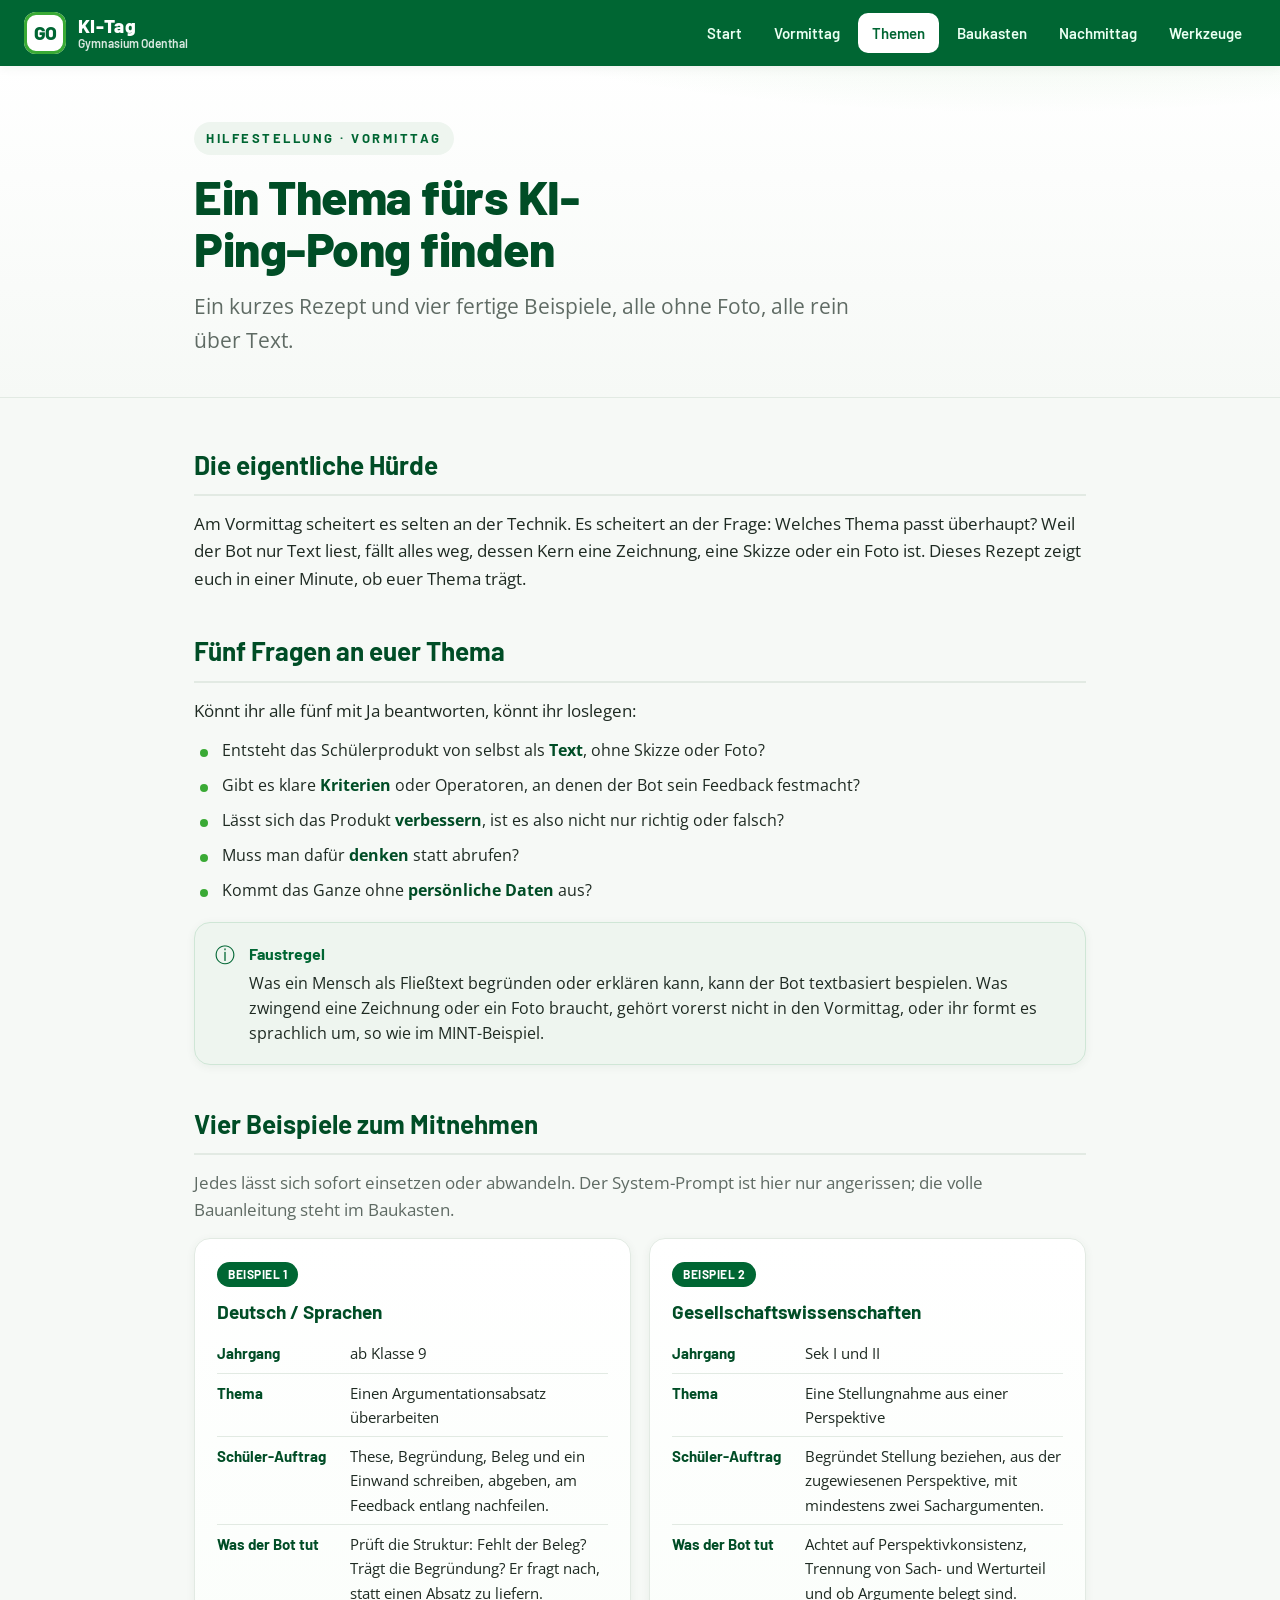
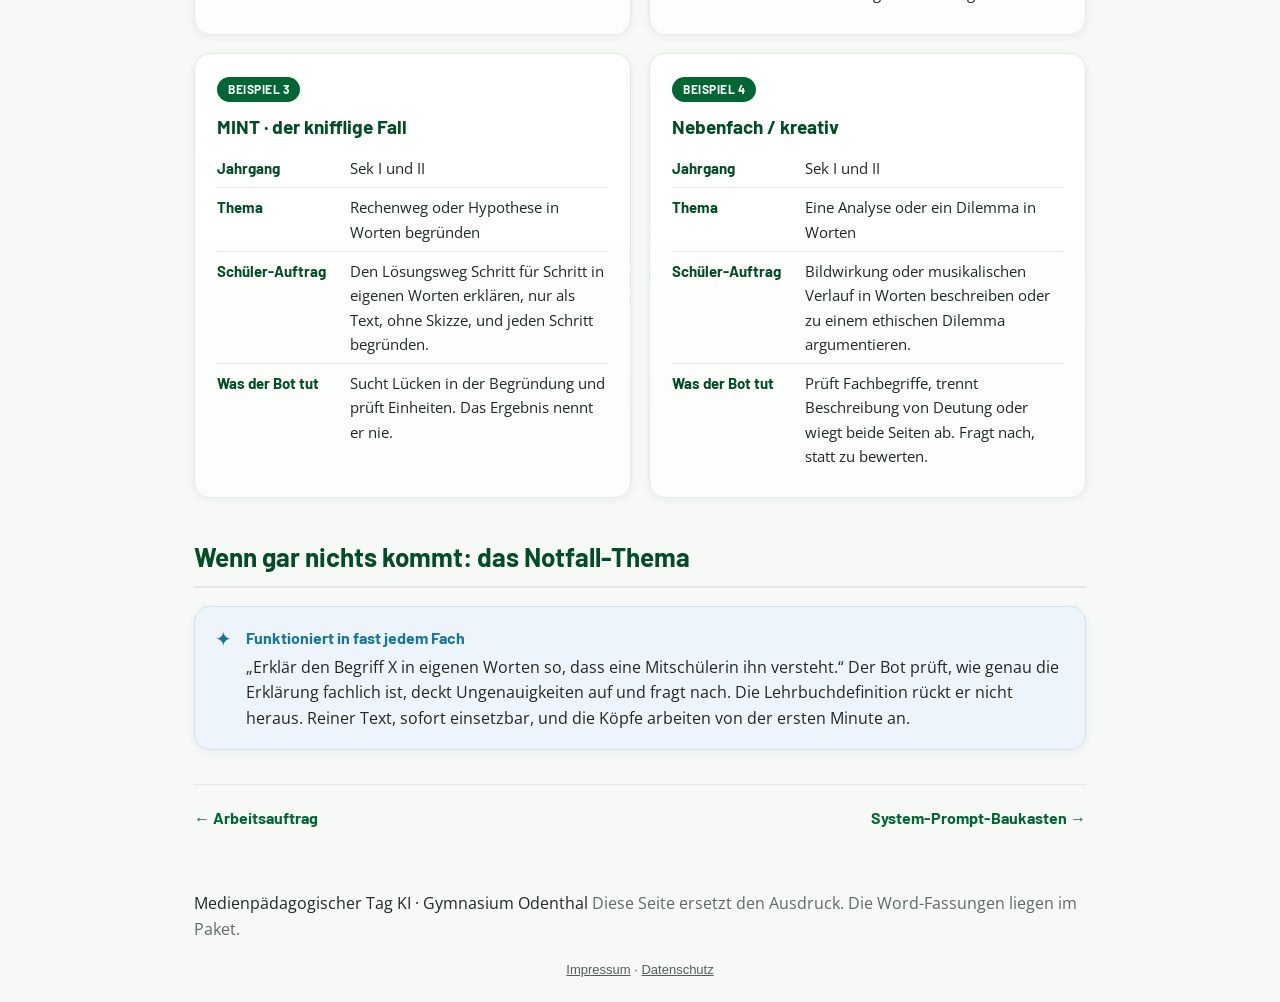
<file: vormittag-themen.html>
<!DOCTYPE html>
<html lang="de">
<head>
<meta charset="UTF-8">
<meta name="viewport" content="width=device-width, initial-scale=1.0">
<title>Ein Thema fürs KI-Ping-Pong finden · KI-Tag GO</title>
<link rel="preconnect" href="https://fonts.googleapis.com">
<link rel="preconnect" href="https://fonts.gstatic.com" crossorigin>
<link href="https://fonts.googleapis.com/css2?family=Barlow:wght@500;600;700;800&family=Open+Sans:wght@400;600;700&display=swap" rel="stylesheet">
<link rel="stylesheet" href="style.css">
</head>
<body class=" phase-vormittag">
<header class="topbar">
  <a class='brand' href='/'>
    <span class="mark">GO</span>
    <span class="brandtext"><b>KI-Tag</b><small>Gymnasium Odenthal</small></span>
  </a>
  <button class="burger" aria-label="Menü" data-burger><span></span><span></span><span></span></button>
  <nav class="mainnav" data-nav><a class href='/'>Start</a><a class href='/vormittag-auftrag'>Vormittag</a><a class='active' href='/vormittag-themen'>Themen</a><a class href='/vormittag-baukasten'>Baukasten</a><a class href='/nachmittag-auftrag'>Nachmittag</a><a class href='/nachmittag-werkzeugkasten'>Werkzeuge</a></nav>
</header>

<main>
  <section class="hero">
    <div class="wrap">
      <div class="kicker">Hilfestellung · Vormittag</div>
      <h1>Ein Thema fürs KI-Ping-Pong finden</h1>
      <p class="lead">Ein kurzes Rezept und vier fertige Beispiele, alle ohne Foto, alle rein über Text.</p>
    </div>
  </section>
  <div class="wrap content">
    
<h2>Die eigentliche Hürde</h2>
<p>Am Vormittag scheitert es selten an der Technik. Es scheitert an der Frage: Welches Thema passt überhaupt?
Weil der Bot nur Text liest, fällt alles weg, dessen Kern eine Zeichnung, eine Skizze oder ein Foto ist.
Dieses Rezept zeigt euch in einer Minute, ob euer Thema trägt.</p>

<h2>Fünf Fragen an euer Thema</h2>
<p>Könnt ihr alle fünf mit Ja beantworten, könnt ihr loslegen:</p>
<ul><li>Entsteht das Schülerprodukt von selbst als <b>Text</b>, ohne Skizze oder Foto?</li><li>Gibt es klare <b>Kriterien</b> oder Operatoren, an denen der Bot sein Feedback festmacht?</li><li>Lässt sich das Produkt <b>verbessern</b>, ist es also nicht nur richtig oder falsch?</li><li>Muss man dafür <b>denken</b> statt abrufen?</li><li>Kommt das Ganze ohne <b>persönliche Daten</b> aus?</li></ul>
<div class="callout info">
      <div class="callout-icon">ⓘ</div>
      <div class="callout-body"><h4>Faustregel</h4><p>Was ein Mensch als Fließtext begründen oder erklären kann, kann der Bot textbasiert bespielen. Was zwingend eine Zeichnung oder ein Foto braucht, gehört vorerst nicht in den Vormittag, oder ihr formt es sprachlich um, so wie im MINT-Beispiel.</p></div>
    </div>

<h2>Vier Beispiele zum Mitnehmen</h2>
<p class="muted">Jedes lässt sich sofort einsetzen oder abwandeln. Der System-Prompt ist hier nur angerissen; die volle Bauanleitung steht im Baukasten.</p>
<div class="grid cols-2"><div class="card ex-card"><span class="chip">Beispiel 1</span><h3>Deutsch / Sprachen</h3><table class="ex"><tr><th>Jahrgang</th><td>ab Klasse 9</td></tr><tr><th>Thema</th><td>Einen Argumentationsabsatz überarbeiten</td></tr><tr><th>Schüler-Auftrag</th><td>These, Begründung, Beleg und ein Einwand schreiben, abgeben, am Feedback entlang nachfeilen.</td></tr><tr><th>Was der Bot tut</th><td>Prüft die Struktur: Fehlt der Beleg? Trägt die Begründung? Er fragt nach, statt einen Absatz zu liefern.</td></tr></table></div><div class="card ex-card"><span class="chip">Beispiel 2</span><h3>Gesellschaftswissenschaften</h3><table class="ex"><tr><th>Jahrgang</th><td>Sek I und II</td></tr><tr><th>Thema</th><td>Eine Stellungnahme aus einer Perspektive</td></tr><tr><th>Schüler-Auftrag</th><td>Begründet Stellung beziehen, aus der zugewiesenen Perspektive, mit mindestens zwei Sachargumenten.</td></tr><tr><th>Was der Bot tut</th><td>Achtet auf Perspektivkonsistenz, Trennung von Sach- und Werturteil und ob Argumente belegt sind.</td></tr></table></div><div class="card ex-card"><span class="chip">Beispiel 3</span><h3>MINT · der knifflige Fall</h3><table class="ex"><tr><th>Jahrgang</th><td>Sek I und II</td></tr><tr><th>Thema</th><td>Rechenweg oder Hypothese in Worten begründen</td></tr><tr><th>Schüler-Auftrag</th><td>Den Lösungsweg Schritt für Schritt in eigenen Worten erklären, nur als Text, ohne Skizze, und jeden Schritt begründen.</td></tr><tr><th>Was der Bot tut</th><td>Sucht Lücken in der Begründung und prüft Einheiten. Das Ergebnis nennt er nie.</td></tr></table></div><div class="card ex-card"><span class="chip">Beispiel 4</span><h3>Nebenfach / kreativ</h3><table class="ex"><tr><th>Jahrgang</th><td>Sek I und II</td></tr><tr><th>Thema</th><td>Eine Analyse oder ein Dilemma in Worten</td></tr><tr><th>Schüler-Auftrag</th><td>Bildwirkung oder musikalischen Verlauf in Worten beschreiben oder zu einem ethischen Dilemma argumentieren.</td></tr><tr><th>Was der Bot tut</th><td>Prüft Fachbegriffe, trennt Beschreibung von Deutung oder wiegt beide Seiten ab. Fragt nach, statt zu bewerten.</td></tr></table></div></div>

<h2>Wenn gar nichts kommt: das Notfall-Thema</h2>
<div class="callout tip">
      <div class="callout-icon">✦</div>
      <div class="callout-body"><h4>Funktioniert in fast jedem Fach</h4><p>„Erklär den Begriff X in eigenen Worten so, dass eine Mitschülerin ihn versteht.“ Der Bot prüft, wie genau die Erklärung fachlich ist, deckt Ungenauigkeiten auf und fragt nach. Die Lehrbuchdefinition rückt er nicht heraus. Reiner Text, sofort einsetzbar, und die Köpfe arbeiten von der ersten Minute an.</p></div>
    </div>

<div class="nextrow"><a href='/vormittag-auftrag'>← Arbeitsauftrag</a><a href='/vormittag-baukasten'>System-Prompt-Baukasten →</a></div>

  </div>
</main>

<footer>
  <div class="wrap">
    <span>Medienpädagogischer Tag KI · Gymnasium Odenthal</span>
    <span class="muted">Diese Seite ersetzt den Ausdruck. Die Word-Fassungen liegen im Paket.</span>
  </div>
</footer>
<script src="app.js"></script>
<!-- rechtliches --><style>.erik-recht{font:13px/1.5 -apple-system,BlinkMacSystemFont,"Segoe UI",Roboto,sans-serif;text-align:center;padding:18px 12px 22px;opacity:.75}.erik-recht a{color:inherit}@media print{.erik-recht{display:none}}</style><footer class="erik-recht"><a href="https://dm-pkg.de/impressum.html">Impressum</a> · <a href="https://dm-pkg.de/datenschutz.html">Datenschutz</a></footer><!-- /rechtliches --></body>
</html>
</file>
<file: style.css>
:root{
  --green:#006633; --green-d:#004d26; --green-b:#3aaa35; --amber:#ffb536; --amber-d:#e09a12;
  --ink:#1e2a22; --muted:#5f6b64; --paper:#ffffff; --bg:#f6f9f6;
  --wash:#eef5ef; --wash-amber:#fff6e6; --line:#e2eae3; --code:#0f2a1c;
  --shadow:0 6px 24px rgba(0,60,30,.08); --shadow-sm:0 2px 10px rgba(0,60,30,.06);
  --radius:16px;
}
*{box-sizing:border-box;margin:0;padding:0}
html{scroll-behavior:smooth}
body{font-family:"Open Sans",system-ui,-apple-system,Segoe UI,sans-serif;color:var(--ink);
  background:var(--bg);line-height:1.62;-webkit-font-smoothing:antialiased}
.wrap{max-width:940px;margin:0 auto;padding:0 24px}
h1,h2,h3,h4,.kicker,.brand,.chip,.step-num,.mark,.time,.copybtn{font-family:"Barlow","Open Sans",sans-serif}

/* topbar */
.topbar{position:sticky;top:0;z-index:50;display:flex;align-items:center;gap:18px;
  background:var(--green);color:#fff;padding:12px 24px;box-shadow:var(--shadow-sm)}
.brand{display:flex;align-items:center;gap:12px;color:#fff;text-decoration:none;margin-right:auto}
.mark{display:grid;place-items:center;width:42px;height:42px;border-radius:12px;
  background:#fff;color:var(--green);font-weight:800;font-size:19px;letter-spacing:-1px;
  box-shadow:inset 0 0 0 3px var(--green-b)}
.brandtext{display:flex;flex-direction:column;line-height:1.1}
.brandtext b{font-size:19px;font-weight:800;letter-spacing:.3px}
.brandtext small{font-size:12px;opacity:.85;font-weight:600}
.mainnav{display:flex;gap:4px;flex-wrap:wrap}
.mainnav a{color:#eafff2;text-decoration:none;font-family:"Barlow";font-weight:600;font-size:15px;
  padding:8px 14px;border-radius:10px;transition:background .15s,color .15s}
.mainnav a:hover{background:rgba(255,255,255,.14)}
.mainnav a.active{background:#fff;color:var(--green)}
.burger{display:none;flex-direction:column;gap:5px;background:none;border:0;cursor:pointer;padding:8px}
.burger span{width:26px;height:3px;background:#fff;border-radius:3px}

/* hero */
.hero{background:
    radial-gradient(1200px 300px at 80% -40%, rgba(58,170,53,.18), transparent 60%),
    linear-gradient(180deg,#ffffff, var(--bg));
  border-bottom:1px solid var(--line);padding:56px 0 40px}
.phase-nachmittag .hero{background:
    radial-gradient(1200px 300px at 80% -40%, rgba(255,181,54,.22), transparent 60%),
    linear-gradient(180deg,#ffffff, var(--bg))}
.kicker{display:inline-block;font-weight:700;letter-spacing:2.5px;text-transform:uppercase;
  font-size:13px;color:var(--green);background:var(--wash);padding:6px 12px;border-radius:20px;margin-bottom:16px}
.phase-nachmittag .kicker{color:var(--amber-d);background:var(--wash-amber)}
.hero h1{font-size:clamp(30px,5vw,48px);font-weight:800;line-height:1.08;letter-spacing:-.5px;color:var(--green-d);max-width:16ch}
.phase-nachmittag .hero h1{color:#7a5200}
.lead{font-size:clamp(17px,2.2vw,21px);color:var(--muted);margin-top:14px;max-width:58ch}

/* content */
.content{padding-top:40px;padding-bottom:60px}
.content > h2{font-family:"Barlow";font-size:26px;font-weight:700;color:var(--green-d);margin:38px 0 14px;
  padding-bottom:8px;border-bottom:2px solid var(--line)}
.content > h2:first-child{margin-top:6px}
.content p{margin:0 0 14px;font-size:17px}
.content ul{margin:0 0 16px;padding-left:0;list-style:none}
.content ul li{position:relative;padding-left:28px;margin-bottom:9px}
.content ul li::before{content:"";position:absolute;left:6px;top:11px;width:8px;height:8px;
  border-radius:50%;background:var(--green-b)}
.content ul li b{color:var(--green-d)}
.muted{color:var(--muted)}

/* cards */
.grid{display:grid;gap:18px;margin:6px 0 20px}
.grid.cols-2{grid-template-columns:1fr 1fr}
.grid.cols-3{grid-template-columns:repeat(3,1fr)}
.card{background:var(--paper);border:1px solid var(--line);border-radius:var(--radius);
  padding:22px 22px;box-shadow:var(--shadow-sm)}
.card h3{font-size:19px;font-weight:700;color:var(--green-d);margin-bottom:6px}
.card p{font-size:15.5px;margin-bottom:8px}
.card ul li{font-size:15px}
.chip{display:inline-block;font-size:12px;font-weight:700;letter-spacing:.5px;color:#fff;
  background:var(--green);padding:3px 11px;border-radius:20px;margin-bottom:10px;text-transform:uppercase}
.phase-nachmittag .chip{background:var(--amber-d)}

/* callouts */
.callout{display:flex;gap:14px;border-radius:var(--radius);padding:18px 20px;margin:18px 0;
  border:1px solid var(--line);background:var(--paper);box-shadow:var(--shadow-sm)}
.callout-icon{flex:0 0 auto;font-size:20px;line-height:1.4}
.callout h4{font-size:16px;margin-bottom:4px}
.callout p{font-size:15.5px;margin:0}
.callout.info{background:var(--wash);border-color:#cfe6d6}
.callout.info .callout-icon,.callout.info h4{color:var(--green)}
.callout.warn{background:var(--wash-amber);border-color:#ffe1a6}
.callout.warn .callout-icon,.callout.warn h4{color:var(--amber-d)}
.callout.tip{background:#eef4fb;border-color:#cfe0f2}
.callout.tip .callout-icon,.callout.tip h4{color:#15779b}

/* steps */
ol.steps{list-style:none;counter-reset:s;margin:10px 0 24px}
ol.steps>li{background:var(--paper);border:1px solid var(--line);border-radius:var(--radius);
  padding:20px 22px;margin-bottom:14px;box-shadow:var(--shadow-sm)}
.step-head{display:flex;align-items:center;gap:14px;margin-bottom:8px}
.step-num{flex:0 0 auto;display:grid;place-items:center;width:38px;height:38px;border-radius:50%;
  background:var(--green);color:#fff;font-weight:800;font-size:18px}
.step-head h3{font-size:19px;color:var(--green-d);margin:0;flex:1}
.time{flex:0 0 auto;background:var(--wash);color:var(--green);font-weight:700;font-size:13px;
  padding:5px 12px;border-radius:20px}
.step-body{padding-left:52px}
.step-body p{margin-bottom:8px}

/* code + copy */
.codewrap{position:relative;margin:10px 0 16px}
.codewrap pre{background:var(--code);color:#e8f5ec;border-radius:12px;padding:18px 20px;
  overflow:auto;font-size:14.5px;line-height:1.55;box-shadow:var(--shadow-sm)}
.codewrap code{font-family:"SF Mono",ui-monospace,Menlo,Consolas,monospace;white-space:pre-wrap}
.copybtn{position:absolute;top:10px;right:10px;background:var(--green-b);color:#fff;border:0;
  font-weight:700;font-size:13px;padding:7px 14px;border-radius:9px;cursor:pointer;transition:.15s;letter-spacing:.3px}
.copybtn:hover{background:#2f9129}
.copybtn.done{background:var(--amber);color:#4a3200}

/* example tables */
table.ex{width:100%;border-collapse:collapse;font-size:15px}
table.ex th{text-align:left;vertical-align:top;color:var(--green-d);font-family:"Barlow";font-weight:700;
  width:34%;padding:7px 12px 7px 0;border-bottom:1px solid var(--line)}
table.ex td{padding:7px 0;border-bottom:1px solid var(--line)}
table.ex tr:last-child th,table.ex tr:last-child td{border-bottom:0}
.ex-card{background:linear-gradient(180deg,#ffffff,#fbfefb)}

/* hub */
.overview{display:grid;grid-template-columns:1fr 1fr;gap:20px;margin:8px 0 26px}
.phasebox{border-radius:var(--radius);padding:26px;color:#fff;box-shadow:var(--shadow)}
.phasebox.vm{background:linear-gradient(140deg,var(--green),var(--green-d))}
.phasebox.nm{background:linear-gradient(140deg,#f0a52a,#c97d00)}
.phasebox .ph-time{font-family:"Barlow";font-weight:700;opacity:.9;letter-spacing:1px;font-size:14px}
.phasebox h2{font-family:"Barlow";font-size:26px;margin:4px 0 10px;border:0;color:#fff;padding:0}
.phasebox p{font-size:15.5px;opacity:.95;margin-bottom:16px}
.phasebox .links{display:flex;flex-direction:column;gap:8px}
.phasebox .links a{background:rgba(255,255,255,.16);color:#fff;text-decoration:none;font-weight:600;
  font-family:"Barlow";padding:11px 16px;border-radius:11px;display:flex;justify-content:space-between;
  align-items:center;transition:.15s}
.phasebox .links a:hover{background:rgba(255,255,255,.28)}
.phasebox .links a span{opacity:.7}

/* timeline */
.timeline{margin:6px 0 10px}
.tl-row{display:grid;grid-template-columns:96px 1fr;gap:16px;padding:12px 0;border-bottom:1px solid var(--line)}
.tl-row:last-child{border:0}
.tl-time{font-family:"Barlow";font-weight:700;color:var(--green)}
.tl-what b{color:var(--green-d)}
.tl-row.brk .tl-what{color:var(--muted);font-style:italic}

/* misc */
.pagelink{display:inline-flex;align-items:center;gap:8px;background:var(--green);color:#fff;
  text-decoration:none;font-family:"Barlow";font-weight:700;padding:12px 20px;border-radius:12px;
  margin-top:8px;box-shadow:var(--shadow-sm);transition:.15s}
.pagelink:hover{background:var(--green-d)}
.nextrow{display:flex;justify-content:space-between;gap:12px;margin-top:34px;padding-top:20px;border-top:1px solid var(--line)}
.nextrow a{color:var(--green);text-decoration:none;font-weight:700;font-family:"Barlow"}

@media(max-width:760px){
  .burger{display:flex}
  .mainnav{position:fixed;inset:56px 0 auto 0;flex-direction:column;background:var(--green-d);
    padding:10px 16px 18px;gap:2px;display:none}
  .mainnav.open{display:flex}
  .mainnav a{font-size:16px;padding:12px 14px}
  .grid.cols-2,.grid.cols-3,.overview{grid-template-columns:1fr}
  .step-body{padding-left:0}
}
</file>
